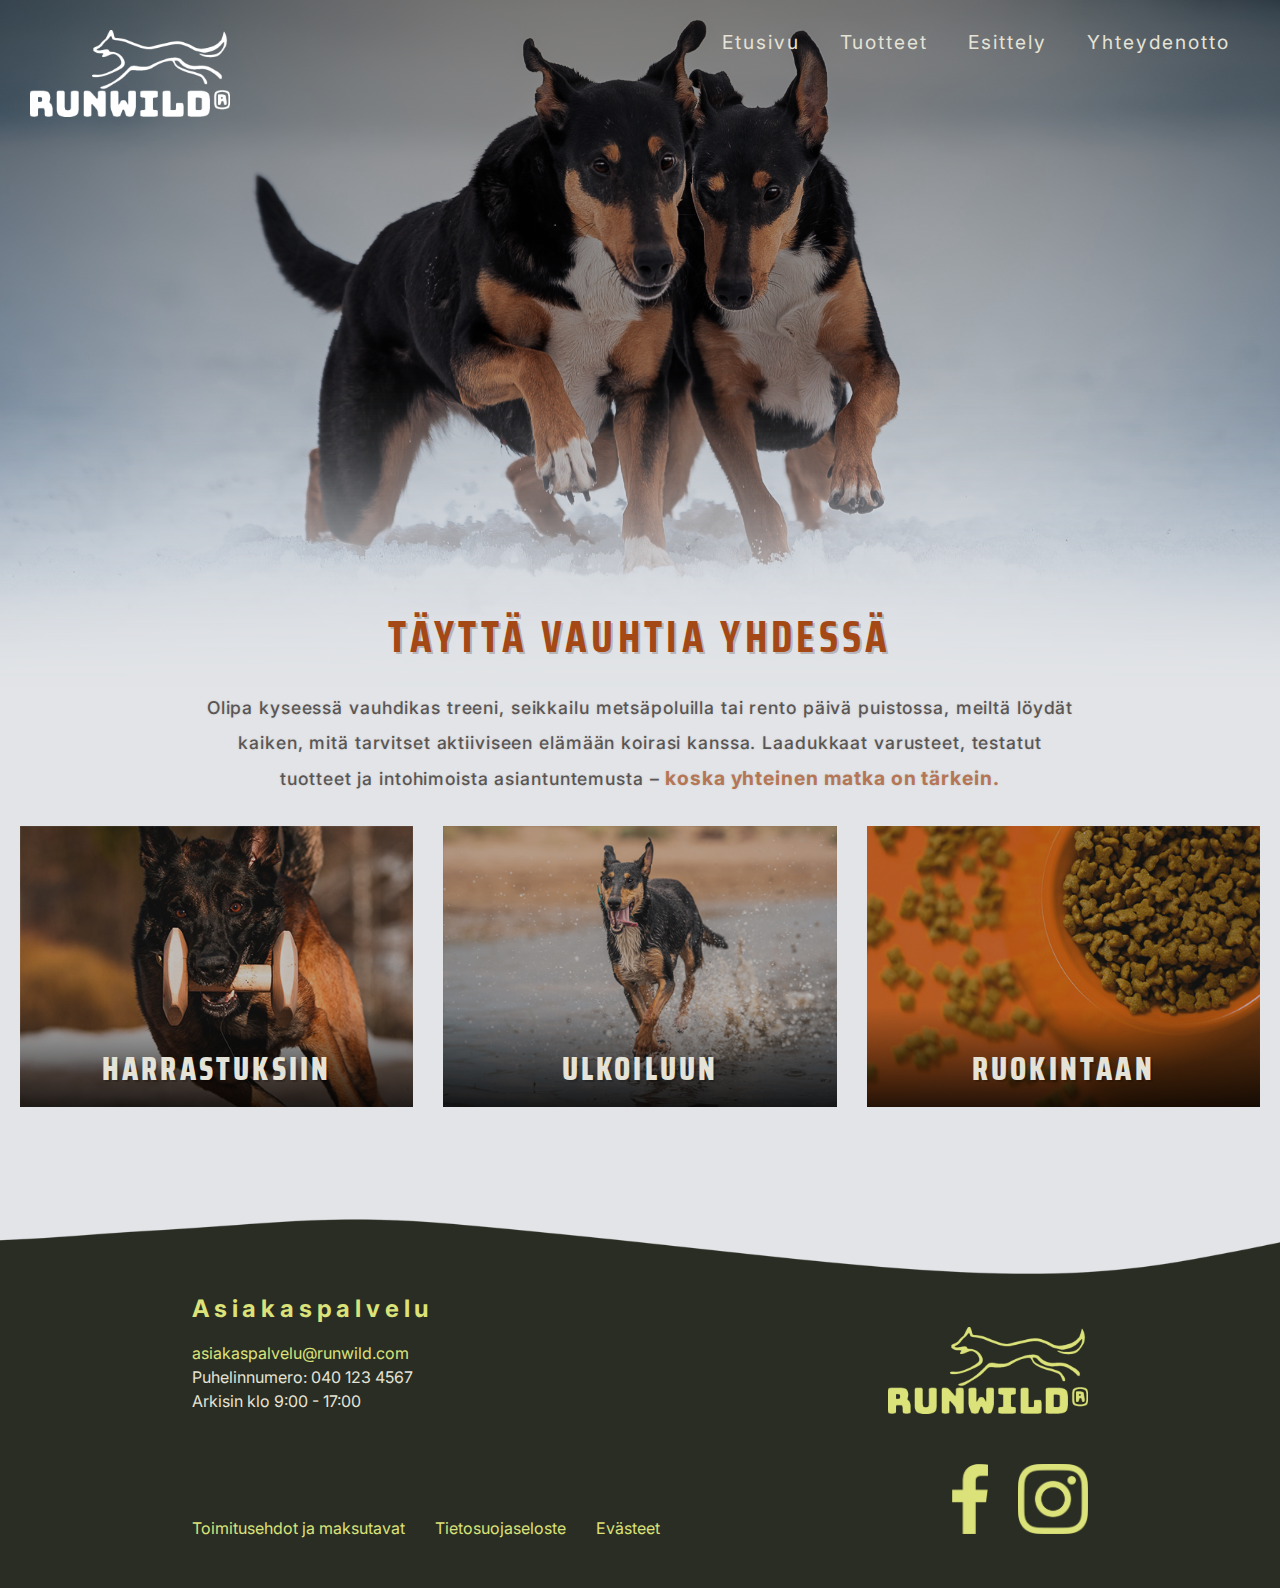
<file: index.html>
<!DOCTYPE html>
<html lang="fi">
<head>
    <meta charset="UTF-8">
    <meta name="viewport" content="width=device-width, initial-scale=1.0">
    <link rel="stylesheet" href="style-aino.css">
    <link rel="stylesheet" href="style-mobiili-aino.css">
    <title>RUNWILD - Täyttä vauhtia yhdessä</title>
    <link rel="stylesheet" href="https://cdnjs.cloudflare.com/ajax/libs/font-awesome/4.7.0/css/font-awesome.min.css">
</head>
<body>

<!-- HEADER SISÄLTÖ ALKAA -->
    <header>
        <div class="logo">
            <a href="index.html"><img src="img/logo-valkoinen.png" alt="Yrityksen logo"></a>
        </div>

        <!-- NAVIGAATTORI -->
        <nav>
            <button class="hamburger-menu" aria-label="Toggle menu">
                &#9776;
            </button>
            <ul>
                <li><a href="index.html">Etusivu</a></li>
                <li><a href="tuotteet.html">Tuotteet</a></li>
                <li><a href="esittely.html">Esittely</a></li>
                <li><a href="yhteydenotto.html">Yhteydenotto</a></li>
                <li class="hide"><a href="#"><img src="img/fb-vihreä.png" alt="Facebook-logo"></a></li>
                <li class="hide"><a href="#"><img src="img/ig-vihreä.png" alt="Instagram-logo"></a></li>
            </ul>
        </nav>
        
    </header>
<!-- HEADER LOPPUU -->


<!-- SISÄLTÖ ALKAA -->
    <section>
        <div class="content">
            <!-- SIVUN PÄÄOTSIKKO -->
            <h2>Täyttä vauhtia yhdessä</h2>

            <p class="teksti">Olipa kyseessä vauhdikas treeni, seikkailu metsäpoluilla tai rento päivä puistossa, meiltä löydät kaiken, mitä tarvitset aktiiviseen elämään koirasi kanssa. Laadukkaat varusteet, testatut tuotteet ja intohimoista asiantuntemusta – <strong>koska yhteinen matka on tärkein.</strong></p>

            <div class="etusivukuvakkeet">
                <div class="pikkukuva">
                    <a href="tuotteet.html"><img src="img/etusivu-kuva1.jpg" alt="Harrastustarvikkeet">
                    <div class="pikkukuva-teksti">Harrastuksiin</div></a>
                </div>
                <div class="pikkukuva">
                    <a href="tuotteet.html"><img src="img/etusivu-kuva2.jpg" alt="Ulkoiluvälineet">
                        <div class="pikkukuva-teksti">Ulkoiluun</div></a>
                </div>
                <div class="pikkukuva">
                    <a href="tuotteet.html"><img src="img/etusivu-kuva3.jpg" alt="Ruokinta">
                        <div class="pikkukuva-teksti">Ruokintaan</div></a>
                </div>
            </div>
        </div>
    </section>
<!-- SISÄLTÖ LOPPUU -->


<!-- ALAPALKKI ALKAA -->
    <footer>
        <div class="yla"></div>

        <div class="bg">
            <div class="content1">
                <div class="asiakaspalvelu">
                    <h1>Asiakaspalvelu</h1>
                    <p><a href="mailto:asiakaspalvelu@runwild.com">asiakaspalvelu@runwild.com</a><br>
                        Puhelinnumero: 040 123 4567<br>
                        Arkisin klo 9:00 - 17:00</p>
                </div>
        
                <div class="logo">
                    <img src="img/logo-vihreä.png" alt="Logo">
                </div>

            </div>
            <div class="content2">
                <div class="linkit">
                    <ul>
                        <li class="link"><a href="toimitusehdot.html">Toimitusehdot ja maksutavat</a></li>
                        <li class="link"><a href="#">Tietosuojaseloste</a></li>
                        <li class="link"><a href="#">Evästeet</a></li>
                    </ul>
                </div>
        
                <div class="some-linkit">
                    <ul>
                        <li><a href="#"><img src="img/fb-vihreä.png" alt="Instagram-logo" class="some"></a></li>
                        <li><a href="#"><img src="img/ig-vihreä.png" alt="Instagram-logo" class="some"></a></li>
                    </ul>
                </div>
            </div>
        </div>
    </footer>
<!-- ALAPALKKI LOPPUU -->


<script>
const hamburgerMenu = document.querySelector('.hamburger-menu');
const navMenu = document.querySelector('nav ul');

hamburgerMenu.addEventListener('click', () => {
    navMenu.classList.toggle('show');
});
</script>
    
</body>
</html>
</file>
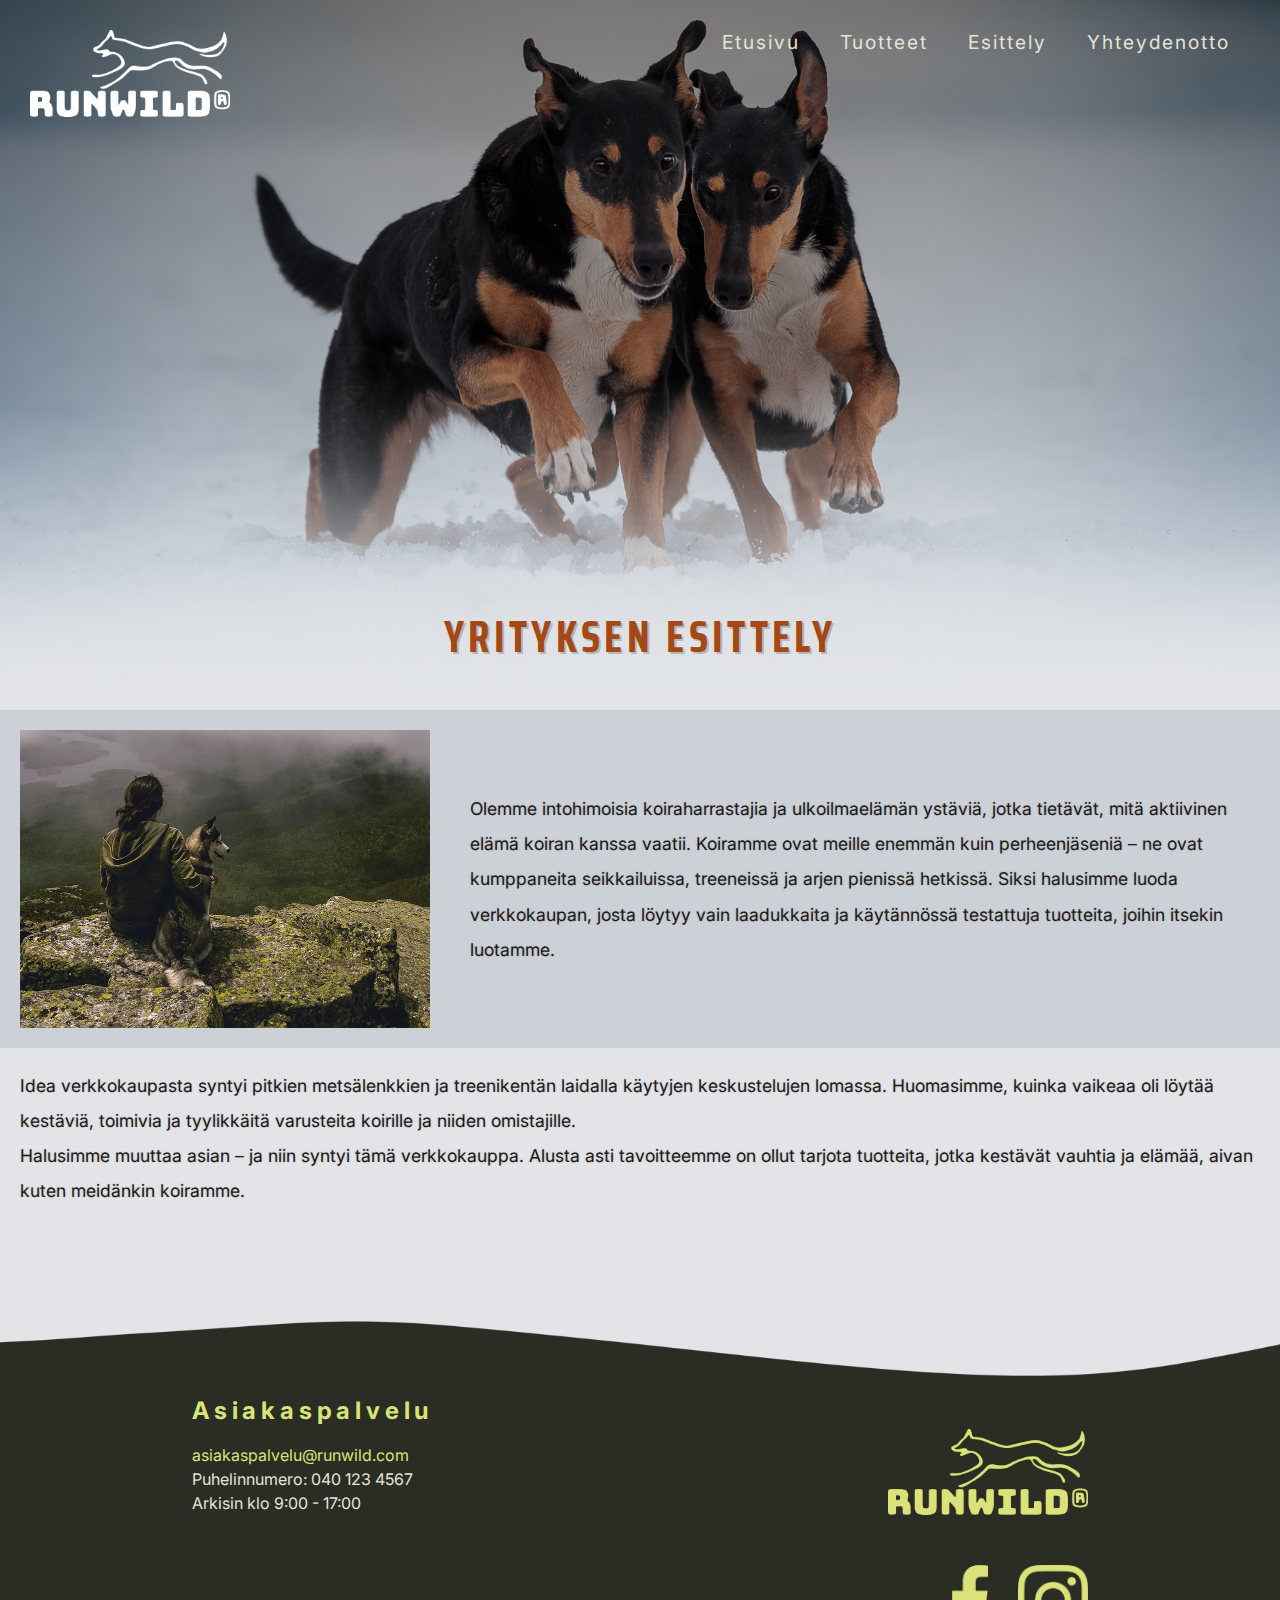
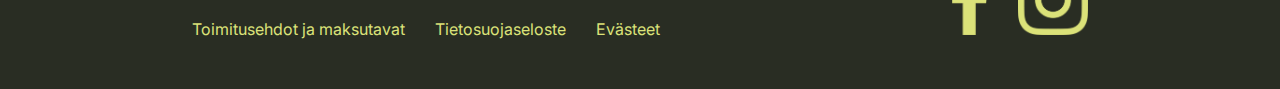
<file: esittely.html>
<!DOCTYPE html>
<html lang="fi">
<head>
    <meta charset="UTF-8">
    <meta name="viewport" content="width=device-width, initial-scale=1.0">
    <link rel="stylesheet" href="style-aino.css">
    <link rel="stylesheet" href="style-mobiili-aino.css">
    <title>RUNWILD - Täyttä vauhtia yhdessä</title>
    <link rel="stylesheet" href="https://cdnjs.cloudflare.com/ajax/libs/font-awesome/4.7.0/css/font-awesome.min.css">
</head>
<body>

<!-- HEADER SISÄLTÖ ALKAA -->
    <header>
        <div class="logo">
            <a href="index.html"><img src="img/logo-valkoinen.png" alt="Yrityksen logo"></a>
        </div>

        <!-- NAVIGAATTORI -->
        <nav>
            <button class="hamburger-menu" aria-label="Toggle menu">
                &#9776;
            </button>
            <ul>
                <li><a href="index.html">Etusivu</a></li>
                <li><a href="tuotteet.html">Tuotteet</a></li>
                <li><a href="esittely.html">Esittely</a></li>
                <li><a href="yhteydenotto.html">Yhteydenotto</a></li>
                <li class="hide"><a href="#"><img src="img/fb-vihreä.png" alt="Facebook-logo"></a></li>
                <li class="hide"><a href="#"><img src="img/ig-vihreä.png" alt="Instagram-logo"></a></li>
            </ul>
        </nav>
        
    </header>
<!-- HEADER LOPPUU -->


<!-- SISÄLTÖ ALKAA -->
    <section>
        <div class="content">
            <!-- SIVUN PÄÄOTSIKKO -->
            <h2>YRITYKSEN ESITTELY</h2>
        </div>

        <div class="content-esittely">
            <img src="img/esittely.jpg" alt="Koira ja ihminen katsovat maisemia alas korkealta kalliolta - parhaat ystävät" class="content-img">
            <div class="content">
            <p>Olemme intohimoisia koiraharrastajia ja ulkoilmaelämän ystäviä, jotka tietävät, mitä aktiivinen elämä koiran kanssa vaatii. Koiramme ovat meille enemmän kuin perheenjäseniä – ne ovat kumppaneita seikkailuissa, treeneissä ja arjen pienissä hetkissä. Siksi halusimme luoda verkkokaupan, josta löytyy vain laadukkaita ja käytännössä testattuja tuotteita, joihin itsekin luotamme.</p>
            </div>
        </div>

        <div class="content">
            <p>Idea verkkokaupasta syntyi pitkien metsälenkkien ja treenikentän laidalla käytyjen keskustelujen lomassa. Huomasimme, kuinka vaikeaa oli löytää kestäviä, toimivia ja tyylikkäitä varusteita koirille ja niiden omistajille.</p>
            
            <p>Halusimme muuttaa asian – ja niin syntyi tämä verkkokauppa. Alusta asti tavoitteemme on ollut tarjota tuotteita, jotka kestävät vauhtia ja elämää, aivan kuten meidänkin koiramme.</p>
        </div>


<!-- sisältö -->

        </div>
    </section>
<!-- SISÄLTÖ LOPPUU -->


<!-- ALAPALKKI ALKAA -->
    <footer>
        <div class="yla"></div>

        <div class="bg">
            <div class="content1">
                <div class="asiakaspalvelu">
                    <h1>Asiakaspalvelu</h1>
                    <p><a href="mailto:asiakaspalvelu@runwild.com">asiakaspalvelu@runwild.com</a><br>
                        Puhelinnumero: 040 123 4567<br>
                        Arkisin klo 9:00 - 17:00</p>
                </div>
        
                <div class="logo">
                    <img src="img/logo-vihreä.png" alt="Logo">
                </div>

            </div>
            <div class="content2">
                <div class="linkit">
                    <ul>
                        <li class="link"><a href="toimitusehdot.html">Toimitusehdot ja maksutavat</a></li>
                        <li class="link"><a href="#">Tietosuojaseloste</a></li>
                        <li class="link"><a href="#">Evästeet</a></li>
                    </ul>
                </div>
        
                <div class="some-linkit">
                    <ul>
                        <li><a href="#"><img src="img/fb-vihreä.png" alt="Instagram-logo" class="some"></a></li>
                        <li><a href="#"><img src="img/ig-vihreä.png" alt="Instagram-logo" class="some"></a></li>
                    </ul>
                </div>
            </div>
        </div>
    </footer>
<!-- ALAPALKKI LOPPUU -->


<script>
const hamburgerMenu = document.querySelector('.hamburger-menu');
const navMenu = document.querySelector('nav ul');

hamburgerMenu.addEventListener('click', () => {
    navMenu.classList.toggle('show');
});
</script>
    
</body>
</html>
</file>
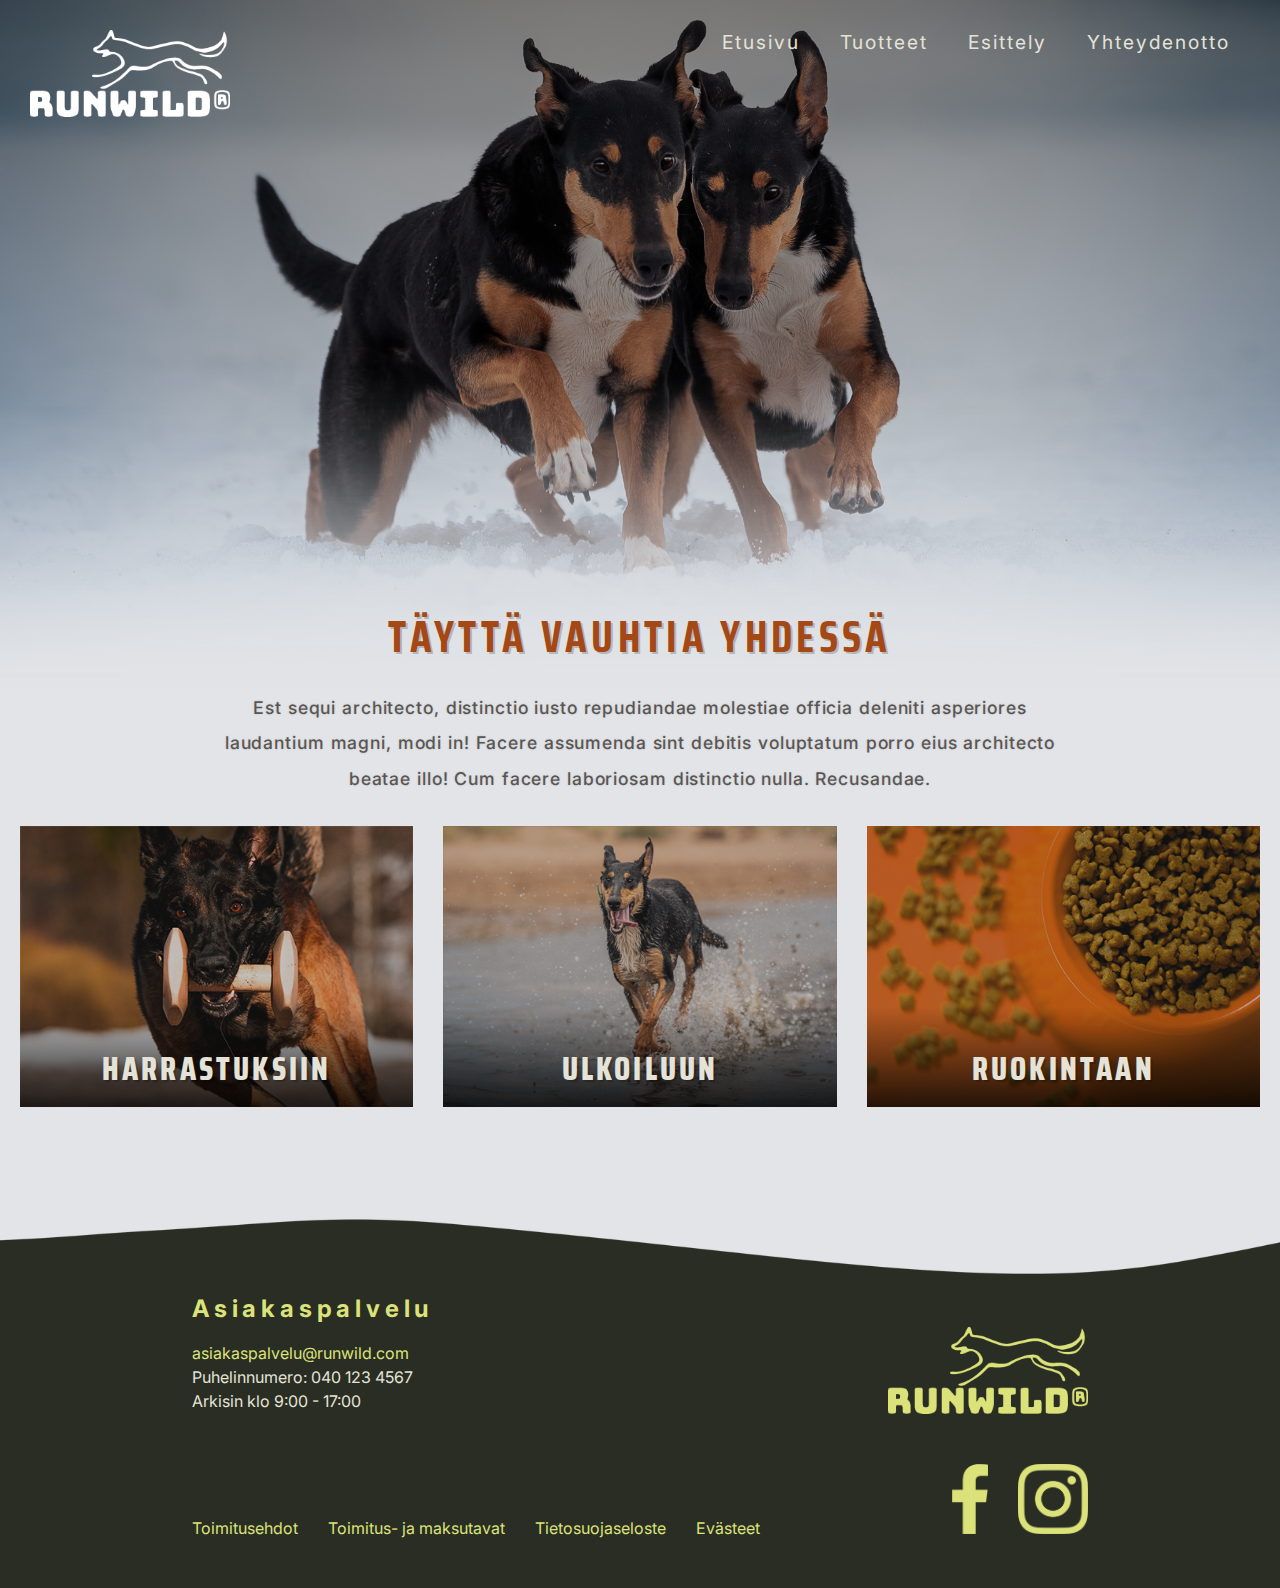
<file: index-ehdotus-aino.html>
<!DOCTYPE html>
<html lang="fi">
<head>
    <meta charset="UTF-8">
    <meta name="viewport" content="width=device-width, initial-scale=1.0">
    <link rel="stylesheet" href="style-aino.css">
    <link rel="stylesheet" href="style-mobiili-aino.css">
    <title>RUNWILD - Täyttä vauhtia yhdessä</title>
    <link rel="stylesheet" href="https://cdnjs.cloudflare.com/ajax/libs/font-awesome/4.7.0/css/font-awesome.min.css">
</head>
<body>

<!-- HEADER SISÄLTÖ ALKAA -->
    <header>
        <div class="logo">
            <a href="index.html"><img src="img/logo-valkoinen.png" alt="Yrityksen logo"></a>
        </div>

        <!-- NAVIGAATTORI -->
        <nav>
            <button class="hamburger-menu" aria-label="Toggle menu">
                &#9776;
            </button>
            <ul>
                <li><a href="index.html">Etusivu</a></li>
                <li><a href="tuotteet.html">Tuotteet</a></li>
                <li><a href="esittely.html">Esittely</a></li>
                <li><a href="yhteydenotto.html">Yhteydenotto</a></li>
                <li class="hide"><a href="#"><img src="img/fb-vihreä.png" alt="Facebook-logo"></a></li>
                <li class="hide"><a href="#"><img src="img/ig-vihreä.png" alt="Instagram-logo"></a></li>
            </ul>
        </nav>
        
    </header>
<!-- HEADER LOPPUU -->


<!-- SISÄLTÖ ALKAA -->
    <section>
        <div class="content">
            <!-- SIVUN PÄÄOTSIKKO -->
            <h2>Täyttä vauhtia yhdessä</h2>

            <p class="teksti">Est sequi architecto, distinctio iusto repudiandae molestiae officia deleniti asperiores laudantium magni, modi in! Facere assumenda sint debitis voluptatum porro eius architecto beatae illo! Cum facere laboriosam distinctio nulla. Recusandae.</p>

            <div class="etusivukuvakkeet">
                <div class="pikkukuva">
                    <a href="tuotteet.html"><img src="img/etusivu-kuva1.jpg" alt="Harrastustarvikkeet">
                    <div class="pikkukuva-teksti">Harrastuksiin</div></a>
                </div>
                <div class="pikkukuva">
                    <a href="tuotteet.html"><img src="img/etusivu-kuva2.jpg" alt="Ulkoiluvälineet">
                        <div class="pikkukuva-teksti">Ulkoiluun</div></a>
                </div>
                <div class="pikkukuva">
                    <a href="tuotteet.html"><img src="img/etusivu-kuva3.jpg" alt="Ruokinta">
                        <div class="pikkukuva-teksti">Ruokintaan</div></a>
                </div>
            </div>
        </div>
    </section>
<!-- SISÄLTÖ LOPPUU -->


<!-- ALAPALKKI ALKAA -->
    <footer>
        <div class="yla"></div>

        <div class="bg">
            <div class="content1">
                <div class="asiakaspalvelu">
                    <h1>Asiakaspalvelu</h1>
                    <p><a href="mailto:asiakaspalvelu@runwild.com">asiakaspalvelu@runwild.com</a><br>
                        Puhelinnumero: 040 123 4567<br>
                        Arkisin klo 9:00 - 17:00</p>
                </div>
        
                <div class="logo">
                    <img src="img/logo-vihreä.png" alt="Logo">
                </div>

            </div>
            <div class="content2">
                <div class="linkit">
                    <ul>
                        <li class="link"><a href="#">Toimitusehdot</a></li>
                        <li class="link"><a href="#">Toimitus- ja maksutavat</a></li>
                        <li class="link"><a href="#">Tietosuojaseloste</a></li>
                        <li class="link"><a href="#">Evästeet</a></li>
                    </ul>
                </div>
        
                <div class="some-linkit">
                    <ul>
                        <li><a href="#"><img src="img/fb-vihreä.png" alt="Instagram-logo" class="some"></a></li>
                        <li><a href="#"><img src="img/ig-vihreä.png" alt="Instagram-logo" class="some"></a></li>
                    </ul>
                </div>
            </div>
        </div>
    </footer>
<!-- ALAPALKKI LOPPUU -->


<script>
const hamburgerMenu = document.querySelector('.hamburger-menu');
const navMenu = document.querySelector('nav ul');

hamburgerMenu.addEventListener('click', () => {
    navMenu.classList.toggle('show');
});
</script>
    
</body>
</html>
</file>
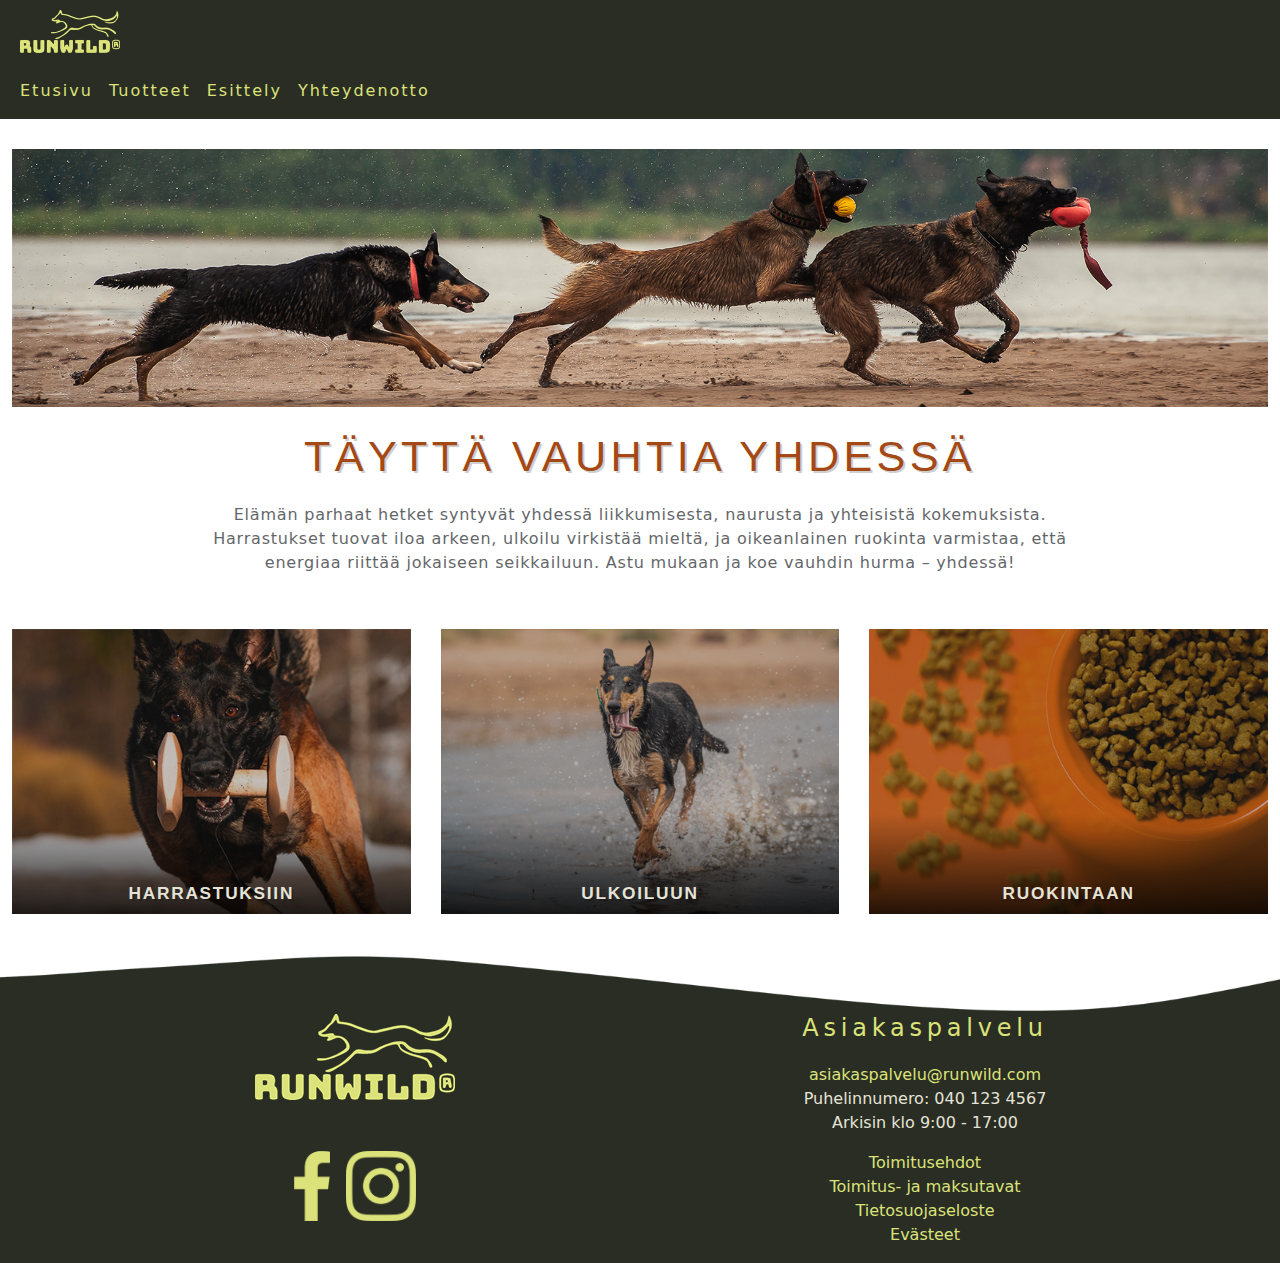
<file: kemppi_index.html>
<!DOCTYPE html>
<html lang="en">
<head>
    <meta charset="UTF-8">
    <meta name="viewport" content="width=device-width, initial-scale=1.0">
    <title>RUNWILD - Täyttä vauhtia yhdessä</title>
    <link rel="stylesheet" href="https://cdnjs.cloudflare.com/ajax/libs/font-awesome/4.7.0/css/font-awesome.min.css">
    <link href="https://cdn.jsdelivr.net/npm/bootstrap@5.3.0-alpha1/dist/css/bootstrap.min.css" rel="stylesheet">
	<link rel="stylesheet" href="kemppi_tyyli.css">
</head>
<body>
    <header>
        <img src="img_kemppi/logo.png" height="43" width="100" alt="Yrityksen logo">
    </header>

    <nav class="navbar navbar-expand-sm navbar-light bg-light sticky-top">
        <div class="container-fluid">
            <button class="navbar-toggler" type="button" data-bs-toggle="collapse" data-bs-target="#navbarNav">
                <span class="navbar-toggler-icon"></span>
            </button>
            <div class="collapse navbar-collapse" id="navbarNav">
                <ul class="navbar-nav">
                    <li class="nav-item"><a class="nav-link" href="#">Etusivu</a></li>
                    <li class="nav-item"><a class="nav-link" href="#">Tuotteet</a></li>
                    <li class="nav-item"><a class="nav-link" href="#">Esittely</a></li>
                    <li class="nav-item"><a class="nav-link" href="#">Yhteydenotto</a></li>
                </ul>
            </div>
        </div>
    </nav>

    <main class="container-fluid">
        <section class="mb-4">
            <img src="img_kemppi/headerimg.png" alt="Kolme koiraa juoksee hiekalla." class="fit-to-screen"><br>
            <h2>Täyttä vauhtia yhdessä</h2>
            <p class="teksti">Elämän parhaat hetket syntyvät yhdessä liikkumisesta, naurusta ja yhteisistä kokemuksista. Harrastukset tuovat iloa arkeen, ulkoilu virkistää mieltä, ja oikeanlainen ruokinta varmistaa, että energiaa riittää jokaiseen seikkailuun. Astu mukaan ja koe vauhdin hurma – yhdessä!</p>
        </section>
        <section class="row text-center">
            <article class="col-md-12">
                <div class="etusivukuvakkeet">
                    <div class="pikkukuva">
                        <a href="#"><img src="img_kemppi/etusivu-kuva1.jpg" alt="Harrastustarvikkeet">
                            <div class="pikkukuva-teksti">Harrastuksiin</div>
                        </a>
                    </div>
                    <div class="pikkukuva">
                        <a href="#"><img src="img_kemppi/etusivu-kuva2.jpg" alt="Ulkoiluvälineet">
                            <div class="pikkukuva-teksti">Ulkoiluun</div>
                        </a>
                    </div>
                    <div class="pikkukuva">
                        <a href="#"><img src="img_kemppi/etusivu-kuva3.jpg" alt="Ruokinta">
                            <div class="pikkukuva-teksti">Ruokintaan</div>
                        </a>
                    </div>
                </div>
            </article>
        </section>
    </main>

    <footer>
        <div class="yla"></div>
        <div class="bg">
            <div class="container">
                <div class="row content1">
                    <div class="col-lg-6 col-md-12 text-center logo">
                        <img src="img_kemppi/logo.png" alt="Logo">
                    </div>
                    <div class="col-lg-6 col-md-12 text-center asiakaspalvelu">
                        <h1>Asiakaspalvelu</h1>
                        <p>
                            <a href="mailto:asiakaspalvelu@runwild.com">asiakaspalvelu@runwild.com</a><br>
                            Puhelinnumero: 040 123 4567<br>
                            Arkisin klo 9:00 - 17:00
                        </p>
                    </div>
                </div>
                <div class="row content2">
                    <div class="col-lg-6 col-md-12 text-center some-linkit">
                        <ul class="list-unstyled d-flex justify-content-center gap-3">
                            <li><a href="#"><img src="img_kemppi/fb-green.png" alt="Facebook-logo" class="some"></a></li>
                            <li><a href="#"><img src="img_kemppi/ig-green.png" alt="Instagram-logo" class="some"></a></li>
                        </ul>
                    </div>
                    <div class="col-lg-6 col-md-12 text-center linkit">
                        <ul class="list-unstyled">
                            <li><a href="#">Toimitusehdot</a></li>
                            <li><a href="#">Toimitus- ja maksutavat</a></li>
                            <li><a href="#">Tietosuojaseloste</a></li>
                            <li><a href="#">Evästeet</a></li>
                        </ul>
                    </div>
                </div>
            </div>
        </div>
    </footer>

    <script src="https://cdn.jsdelivr.net/npm/bootstrap@5.3.0-alpha1/dist/js/bootstrap.bundle.min.js"></script>
</body>
</html>
</file>
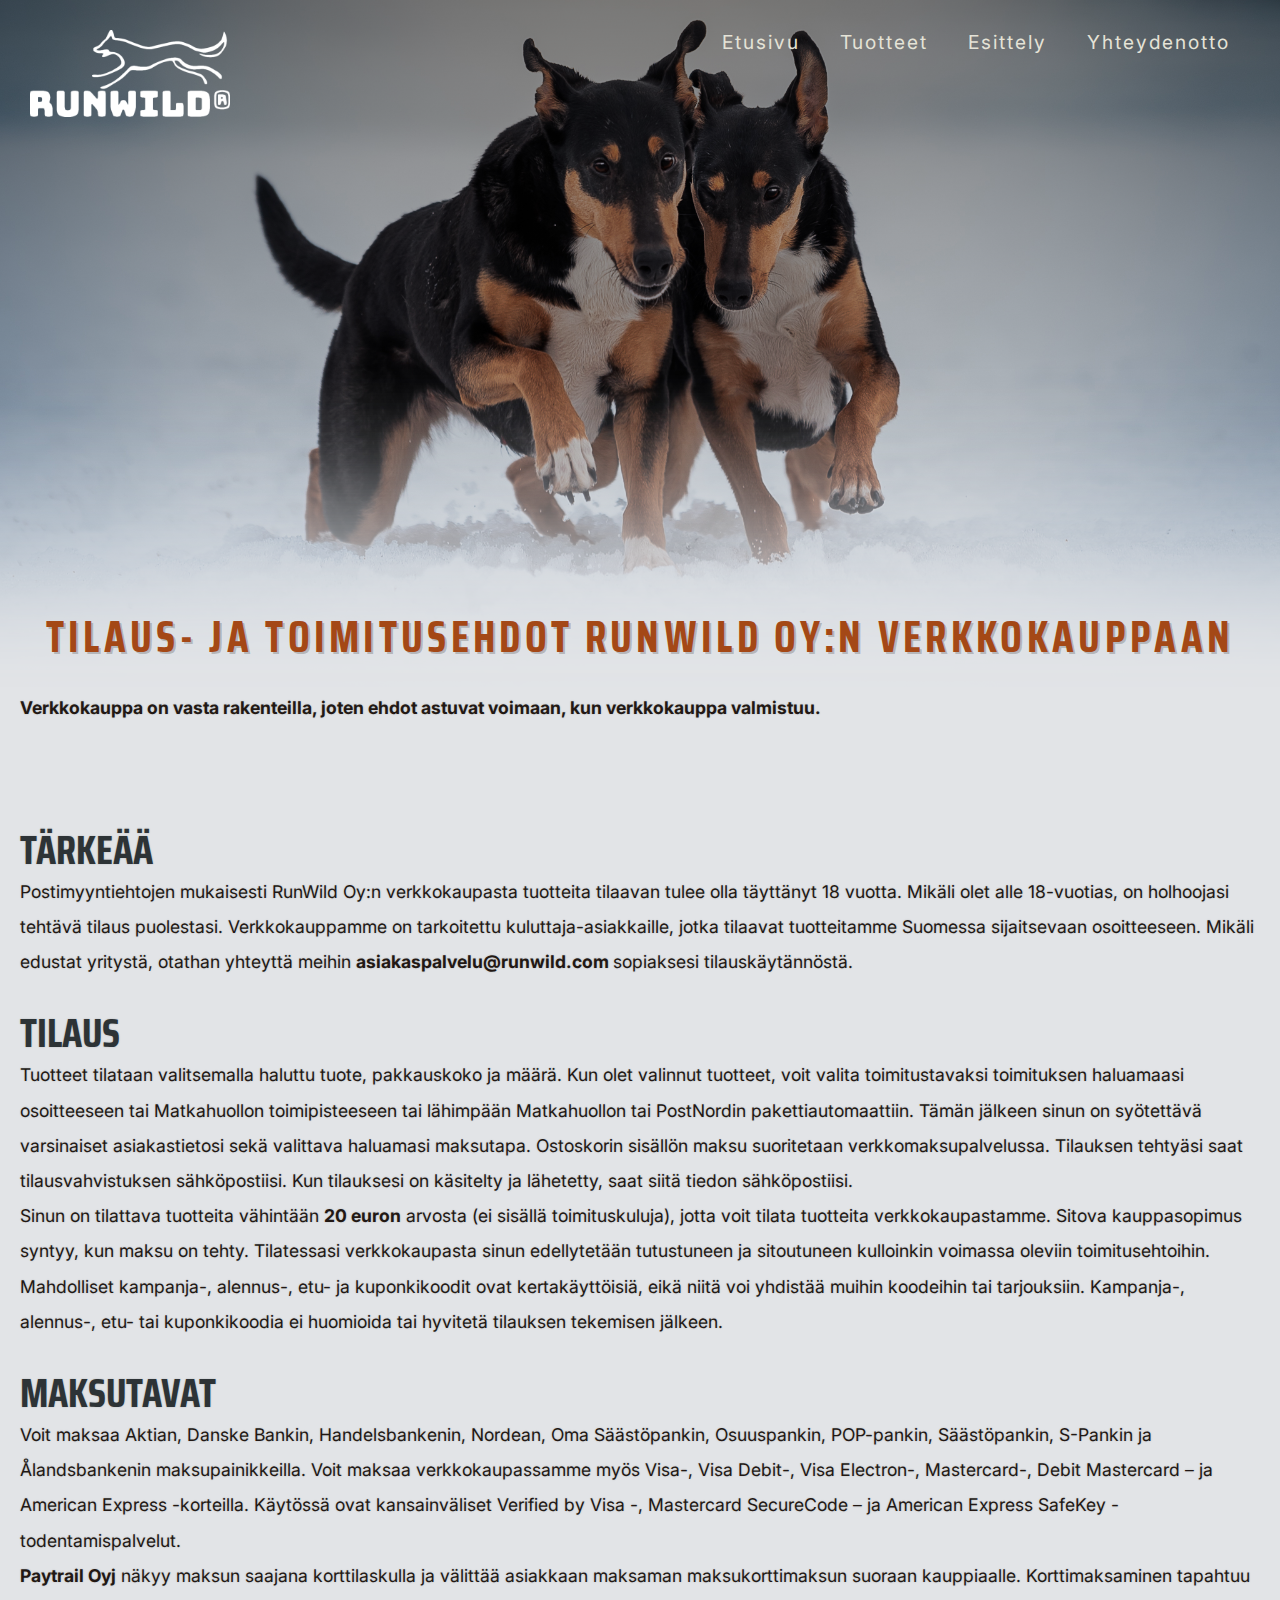
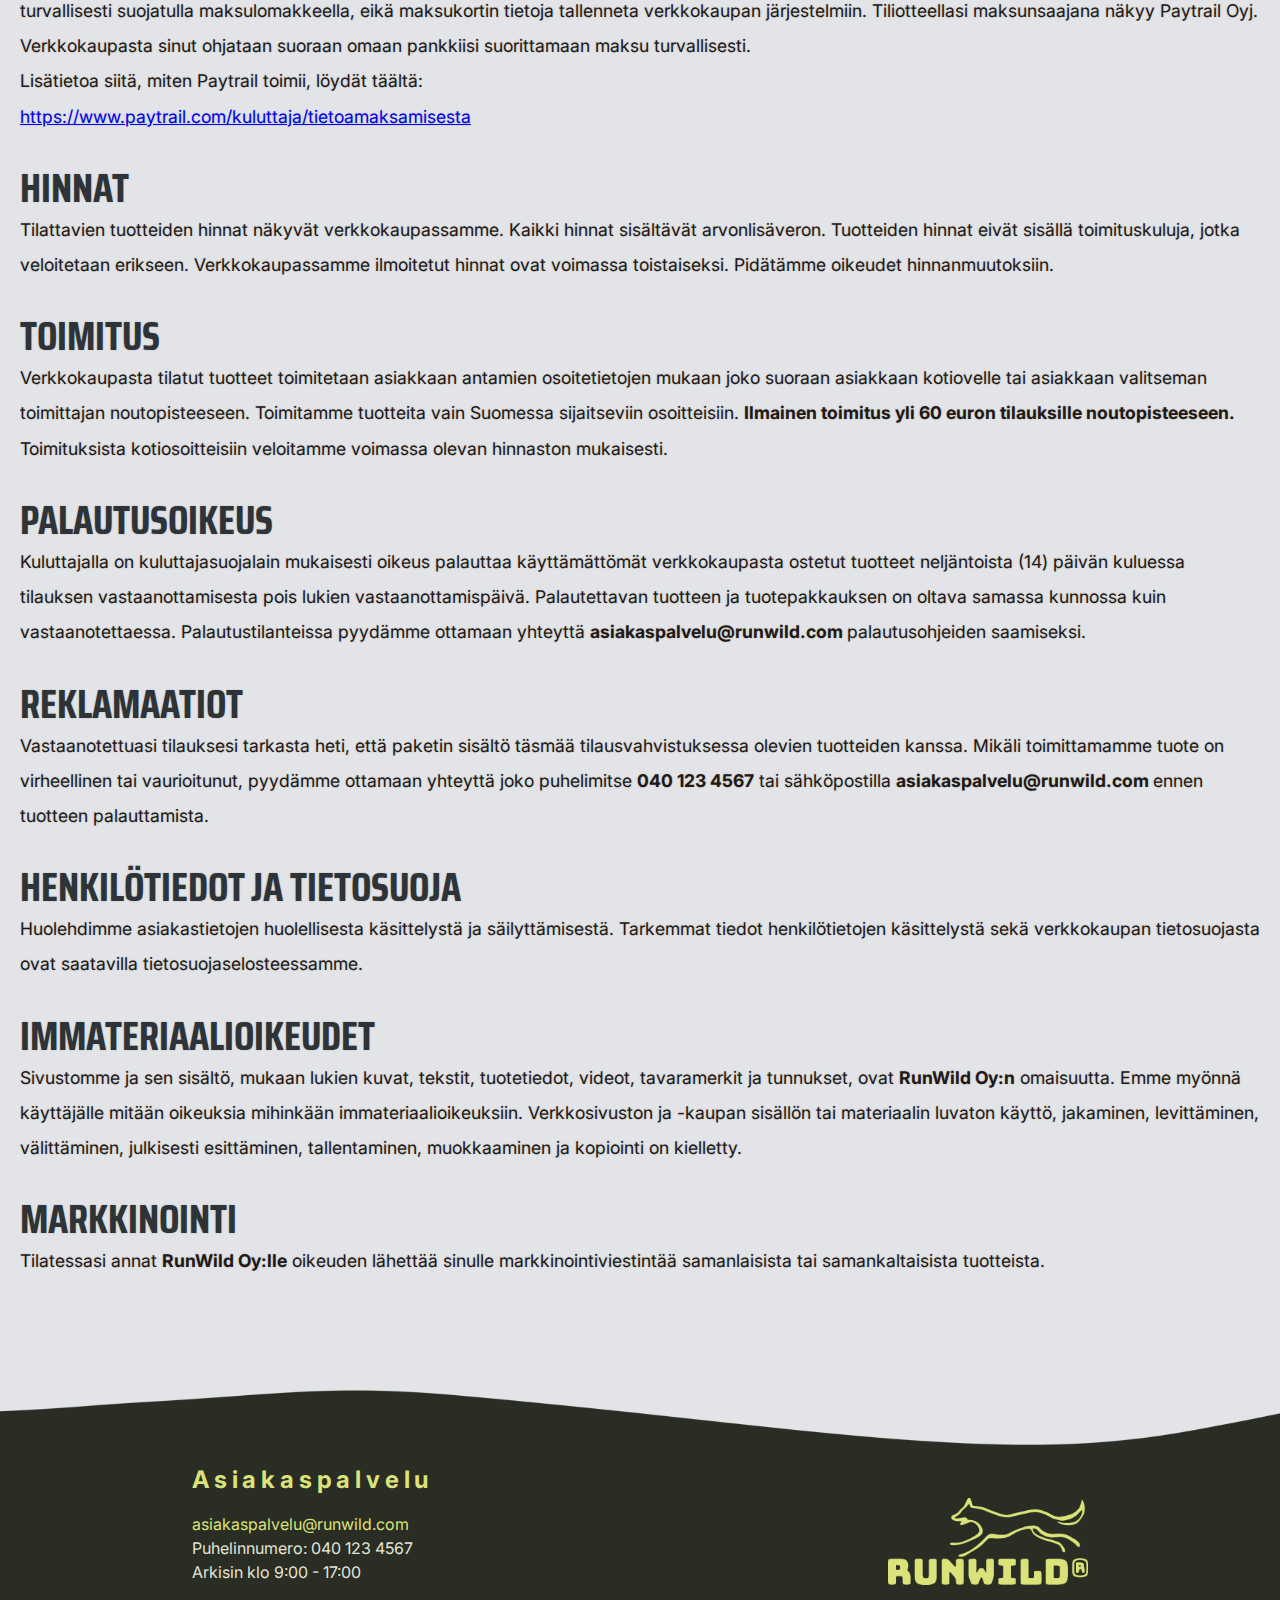
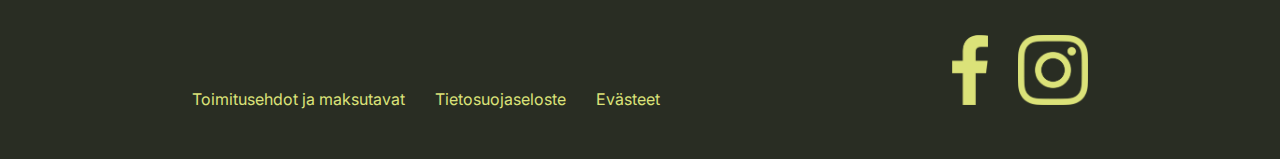
<file: toimitusehdot.html>
<!DOCTYPE html>
<html lang="fi">
<head>
    <meta charset="UTF-8">
    <meta name="viewport" content="width=device-width, initial-scale=1.0">
    <link rel="stylesheet" href="style-aino.css">
    <link rel="stylesheet" href="style-mobiili-aino.css">
    <title>RUNWILD - Täyttä vauhtia yhdessä</title>
    <link rel="stylesheet" href="https://cdnjs.cloudflare.com/ajax/libs/font-awesome/4.7.0/css/font-awesome.min.css">
</head>
<body>

<!-- HEADER SISÄLTÖ ALKAA -->
    <header>
        <div class="logo">
            <a href="index.html"><img src="img/logo-valkoinen.png" alt="Yrityksen logo"></a>
        </div>

        <!-- NAVIGAATTORI -->
        <nav>
            <button class="hamburger-menu" aria-label="Toggle menu">
                &#9776;
            </button>
            <ul>
                <li><a href="index.html">Etusivu</a></li>
                <li><a href="tuotteet.html">Tuotteet</a></li>
                <li><a href="esittely.html">Esittely</a></li>
                <li><a href="yhteydenotto.html">Yhteydenotto</a></li>
                <li class="hide"><a href="#"><img src="img/fb-vihreä.png" alt="Facebook-logo"></a></li>
                <li class="hide"><a href="#"><img src="img/ig-vihreä.png" alt="Instagram-logo"></a></li>
            </ul>
        </nav>
        
    </header>
<!-- HEADER LOPPUU -->


<!-- SISÄLTÖ ALKAA -->
    <section>
        <div class="content">
            <!-- SIVUN PÄÄOTSIKKO -->
<h2 >Tilaus- ja toimitusehdot RunWild Oy:n verkkokauppaan</h2 >
<h4 >Verkkokauppa on vasta rakenteilla, joten ehdot astuvat voimaan, kun verkkokauppa valmistuu.</h4 >
<br><br>
<h3 >Tärkeää</h3 >
<p>Postimyyntiehtojen mukaisesti RunWild Oy:n verkkokaupasta tuotteita tilaavan tulee olla täyttänyt 18 vuotta. Mikäli olet alle 18-vuotias, on holhoojasi tehtävä tilaus puolestasi. Verkkokauppamme on tarkoitettu kuluttaja-asiakkaille, jotka tilaavat tuotteitamme Suomessa sijaitsevaan osoitteeseen. Mikäli edustat yritystä, otathan yhteyttä meihin <strong>asiakaspalvelu@runwild.com </strong> sopiaksesi tilauskäytännöstä.</p>

<h3 >Tilaus</h3 >
<p>Tuotteet tilataan valitsemalla haluttu tuote, pakkauskoko ja määrä. Kun olet valinnut tuotteet, voit valita toimitustavaksi toimituksen haluamaasi osoitteeseen tai Matkahuollon toimipisteeseen tai lähimpään Matkahuollon tai PostNordin pakettiautomaattiin. Tämän jälkeen sinun on syötettävä varsinaiset asiakastietosi sekä valittava haluamasi maksutapa. Ostoskorin sisällön maksu suoritetaan verkkomaksupalvelussa. Tilauksen tehtyäsi saat tilausvahvistuksen sähköpostiisi. Kun tilauksesi on käsitelty ja lähetetty, saat siitä tiedon sähköpostiisi.</p>

<p>Sinun on tilattava tuotteita vähintään <strong>20 euron</strong> arvosta (ei sisällä toimituskuluja), jotta voit tilata tuotteita verkkokaupastamme. Sitova kauppasopimus syntyy, kun maksu on tehty. Tilatessasi verkkokaupasta sinun edellytetään tutustuneen ja sitoutuneen kulloinkin voimassa oleviin toimitusehtoihin.</p>

<p>Mahdolliset kampanja-, alennus-, etu- ja kuponkikoodit ovat kertakäyttöisiä, eikä niitä voi yhdistää muihin koodeihin tai tarjouksiin. Kampanja-, alennus-, etu- tai kuponkikoodia ei huomioida tai hyvitetä tilauksen tekemisen jälkeen.</p>

<h3 >Maksutavat</h3 >
<p>Voit maksaa Aktian, Danske Bankin, Handelsbankenin, Nordean, Oma Säästöpankin, Osuuspankin, POP-pankin, Säästöpankin, S-Pankin ja Ålandsbankenin maksupainikkeilla. Voit maksaa verkkokaupassamme myös Visa-, Visa Debit-, Visa Electron-, Mastercard-, Debit Mastercard – ja American Express -korteilla. Käytössä ovat kansainväliset Verified by Visa -, Mastercard SecureCode – ja American Express SafeKey -todentamispalvelut.</p>

<p><strong>Paytrail Oyj</strong> näkyy maksun saajana korttilaskulla ja välittää asiakkaan maksaman maksukorttimaksun suoraan kauppiaalle. Korttimaksaminen tapahtuu turvallisesti suojatulla maksulomakkeella, eikä maksukortin tietoja tallenneta verkkokaupan järjestelmiin. Tiliotteellasi maksunsaajana näkyy Paytrail Oyj. Verkkokaupasta sinut ohjataan suoraan omaan pankkiisi suorittamaan maksu turvallisesti.</p>

<p>Lisätietoa siitä, miten Paytrail toimii, löydät täältä:</p>
<p><a href="https://www.paytrail.com/kuluttaja/tietoamaksamisesta">https://www.paytrail.com/kuluttaja/tietoamaksamisesta</a></p>

<h3 >Hinnat</h3 >
<p>Tilattavien tuotteiden hinnat näkyvät verkkokaupassamme. Kaikki hinnat sisältävät arvonlisäveron. Tuotteiden hinnat eivät sisällä toimituskuluja, jotka veloitetaan erikseen. Verkkokaupassamme ilmoitetut hinnat ovat voimassa toistaiseksi. Pidätämme oikeudet hinnanmuutoksiin.</p>

<h3 >Toimitus</h3 >
<p>Verkkokaupasta tilatut tuotteet toimitetaan asiakkaan antamien osoitetietojen mukaan joko suoraan asiakkaan kotiovelle tai asiakkaan valitseman toimittajan noutopisteeseen. Toimitamme tuotteita vain Suomessa sijaitseviin osoitteisiin. <strong>Ilmainen toimitus yli 60 euron tilauksille noutopisteeseen.</strong> Toimituksista kotiosoitteisiin veloitamme voimassa olevan hinnaston mukaisesti.</p>

<h3 >Palautusoikeus</h3 >
<p>Kuluttajalla on kuluttajasuojalain mukaisesti oikeus palauttaa käyttämättömät verkkokaupasta ostetut tuotteet neljäntoista (14) päivän kuluessa tilauksen vastaanottamisesta pois lukien vastaanottamispäivä. Palautettavan tuotteen ja tuotepakkauksen on oltava samassa kunnossa kuin vastaanotettaessa. Palautustilanteissa pyydämme ottamaan yhteyttä <strong>asiakaspalvelu@runwild.com </strong> palautusohjeiden saamiseksi.</p>

<h3 >Reklamaatiot</h3 >
<p>Vastaanotettuasi tilauksesi tarkasta heti, että paketin sisältö täsmää tilausvahvistuksessa olevien tuotteiden kanssa. Mikäli toimittamamme tuote on virheellinen tai vaurioitunut, pyydämme ottamaan yhteyttä joko puhelimitse <strong>040 123 4567</strong> tai sähköpostilla <strong>asiakaspalvelu@runwild.com </strong> ennen tuotteen palauttamista.</p>

<h3 >Henkilötiedot ja tietosuoja</h3 >
<p>Huolehdimme asiakastietojen huolellisesta käsittelystä ja säilyttämisestä. Tarkemmat tiedot henkilötietojen käsittelystä sekä verkkokaupan tietosuojasta ovat saatavilla tietosuojaselosteessamme.</p>

<h3 >Immateriaalioikeudet</h3 >
<p>Sivustomme ja sen sisältö, mukaan lukien kuvat, tekstit, tuotetiedot, videot, tavaramerkit ja tunnukset, ovat <strong>RunWild Oy:n</strong> omaisuutta. Emme myönnä käyttäjälle mitään oikeuksia mihinkään immateriaalioikeuksiin. Verkkosivuston ja -kaupan sisällön tai materiaalin luvaton käyttö, jakaminen, levittäminen, välittäminen, julkisesti esittäminen, tallentaminen, muokkaaminen ja kopiointi on kielletty.</p>

<h3 >Markkinointi</h3 >
<p>Tilatessasi annat <strong>RunWild Oy:lle</strong> oikeuden lähettää sinulle markkinointiviestintää samanlaisista tai samankaltaisista tuotteista.</p>

        </div>
    </section>
<!-- SISÄLTÖ LOPPUU -->


<!-- ALAPALKKI ALKAA -->
    <footer>
        <div class="yla"></div>

        <div class="bg">
            <div class="content1">
                <div class="asiakaspalvelu">
                    <h1>Asiakaspalvelu</h1>
                    <p><a href="mailto:asiakaspalvelu@runwild.com">asiakaspalvelu@runwild.com</a><br>
                        Puhelinnumero: 040 123 4567<br>
                        Arkisin klo 9:00 - 17:00</p>
                </div>
        
                <div class="logo">
                    <img src="img/logo-vihreä.png" alt="Logo">
                </div>

            </div>
            <div class="content2">
                <div class="linkit">
                    <ul>
                        <li class="link"><a href="toimitusehdot.html">Toimitusehdot ja maksutavat</a></li>
                        <li class="link"><a href="#">Tietosuojaseloste</a></li>
                        <li class="link"><a href="#">Evästeet</a></li>
                    </ul>
                </div>
        
                <div class="some-linkit">
                    <ul>
                        <li><a href="#"><img src="img/fb-vihreä.png" alt="Instagram-logo" class="some"></a></li>
                        <li><a href="#"><img src="img/ig-vihreä.png" alt="Instagram-logo" class="some"></a></li>
                    </ul>
                </div>
            </div>
        </div>
    </footer>
<!-- ALAPALKKI LOPPUU -->


<script>
const hamburgerMenu = document.querySelector('.hamburger-menu');
const navMenu = document.querySelector('nav ul');

hamburgerMenu.addEventListener('click', () => {
    navMenu.classList.toggle('show');
});
</script>
    
</body>
</html>
</file>
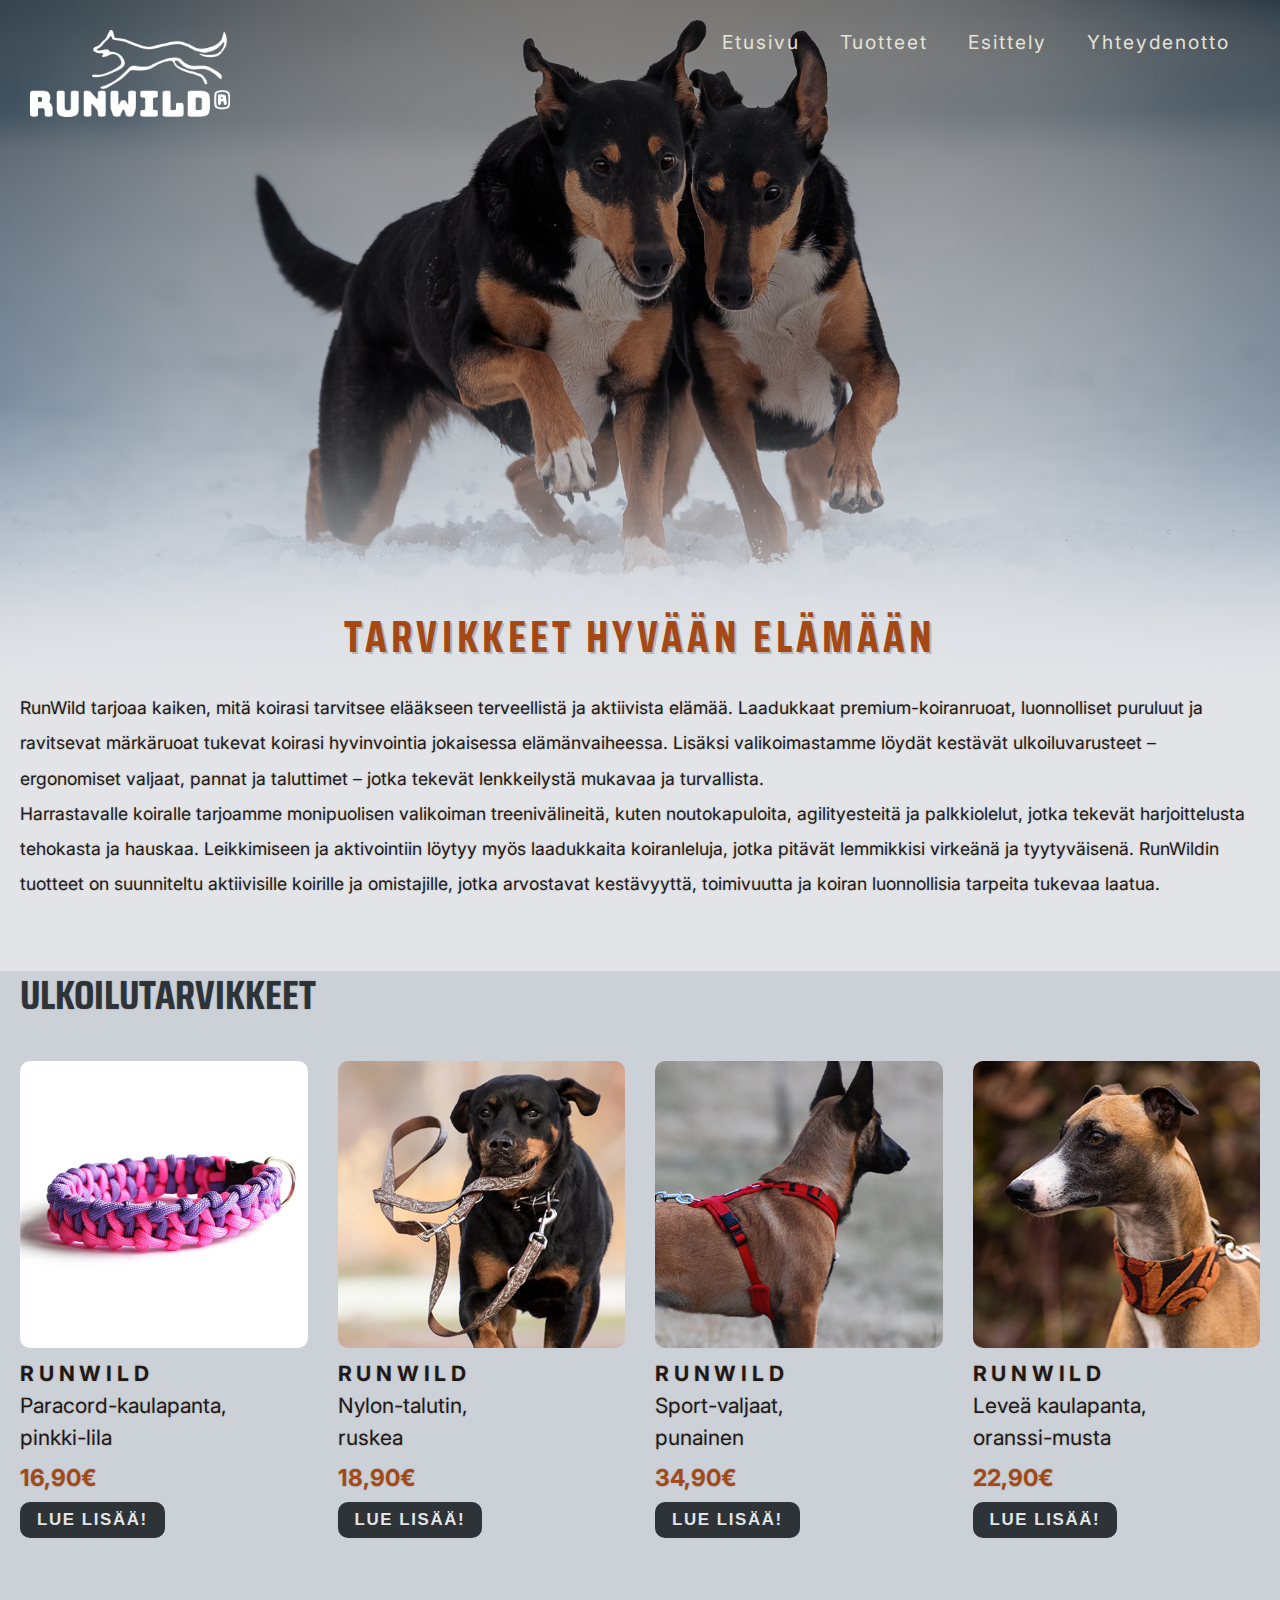
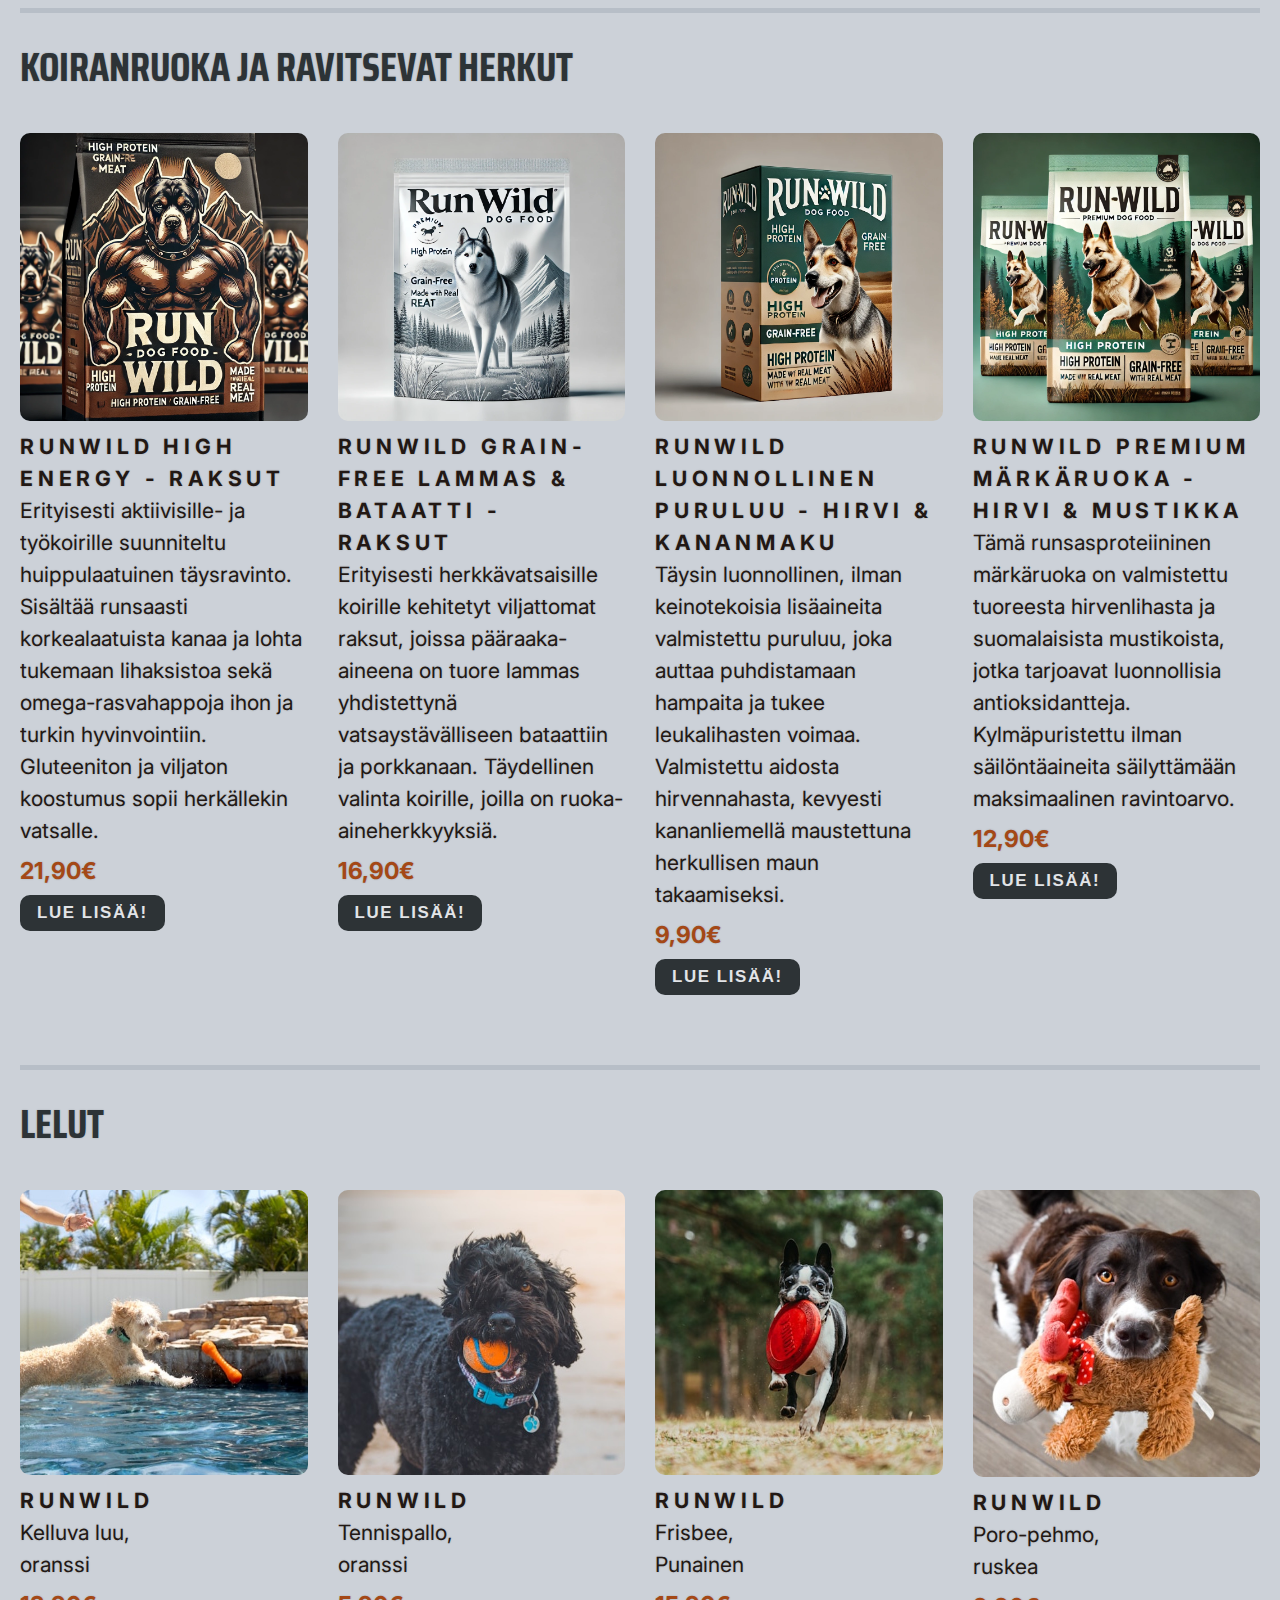
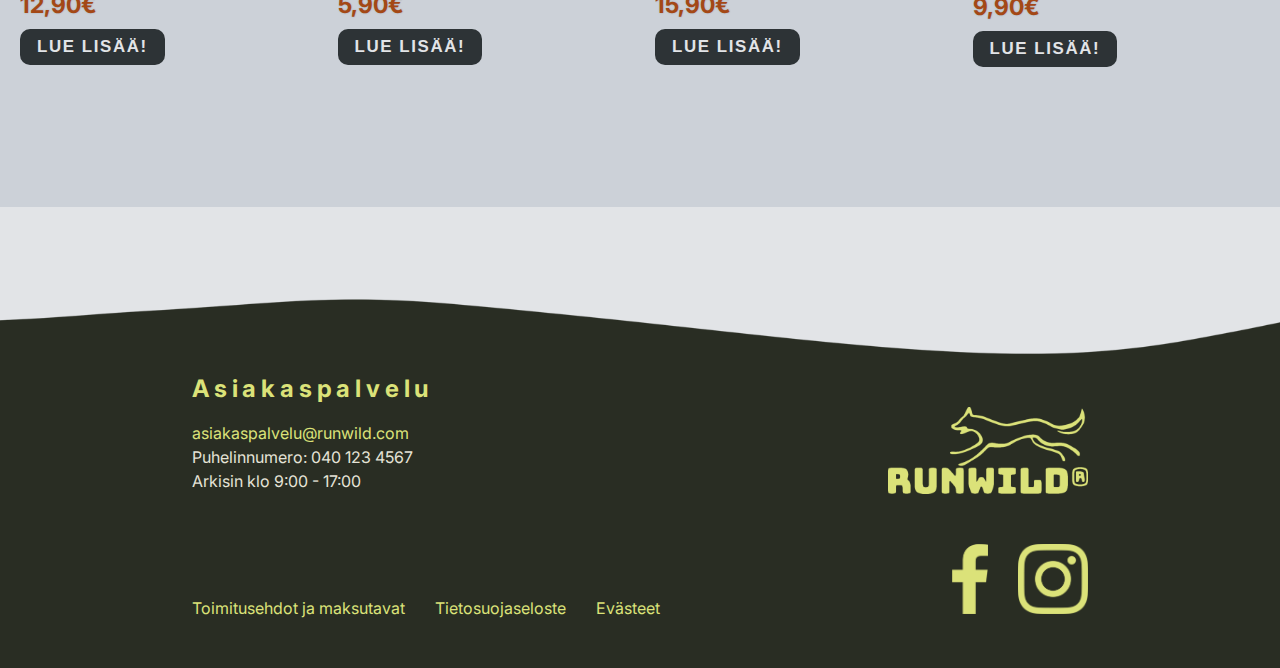
<file: tuotteet.html>
<!DOCTYPE html>
<html lang="fi">
<head>
    <meta charset="UTF-8">
    <meta name="viewport" content="width=device-width, initial-scale=1.0">
    <link rel="stylesheet" href="style-aino.css">
    <link rel="stylesheet" href="style-mobiili-aino.css">
    <title>RUNWILD - Täyttä vauhtia yhdessä</title>
    <link rel="stylesheet" href="https://cdnjs.cloudflare.com/ajax/libs/font-awesome/4.7.0/css/font-awesome.min.css">
</head>
<body>

<!-- HEADER SISÄLTÖ ALKAA -->
    <header>
        <div class="logo">
            <a href="index.html"><img src="img/logo-valkoinen.png" alt="Yrityksen logo"></a>
        </div>

        <!-- NAVIGAATTORI -->
        <nav>
            <button class="hamburger-menu" aria-label="Toggle menu">
                &#9776;
            </button>
            <ul>
                <li><a href="index.html">Etusivu</a></li>
                <li><a href="tuotteet.html">Tuotteet</a></li>
                <li><a href="esittely.html">Esittely</a></li>
                <li><a href="yhteydenotto.html">Yhteydenotto</a></li>
                <li class="hide"><a href="#"><img src="img/fb-vihreä.png" alt="Facebook-logo"></a></li>
                <li class="hide"><a href="#"><img src="img/ig-vihreä.png" alt="Instagram-logo"></a></li>
            </ul>
        </nav>
        
    </header>
<!-- HEADER LOPPUU -->


<!-- SISÄLTÖ ALKAA -->
    <section>
        <div class="content">
            <!-- SIVUN PÄÄOTSIKKO -->
            <h2>Tarvikkeet hyvään elämään</h2>

            <p>RunWild tarjoaa kaiken, mitä koirasi tarvitsee elääkseen terveellistä ja aktiivista elämää. Laadukkaat premium-koiranruoat, luonnolliset puruluut ja ravitsevat märkäruoat tukevat koirasi hyvinvointia jokaisessa elämänvaiheessa. Lisäksi valikoimastamme löydät kestävät ulkoiluvarusteet – ergonomiset valjaat, pannat ja taluttimet – jotka tekevät lenkkeilystä mukavaa ja turvallista.</p>
            <p>Harrastavalle koiralle tarjoamme monipuolisen valikoiman treenivälineitä, kuten noutokapuloita, agilityesteitä ja palkkiolelut, jotka tekevät harjoittelusta tehokasta ja hauskaa. Leikkimiseen ja aktivointiin löytyy myös laadukkaita koiranleluja, jotka pitävät lemmikkisi virkeänä ja tyytyväisenä. RunWildin tuotteet on suunniteltu aktiivisille koirille ja omistajille, jotka arvostavat kestävyyttä, toimivuutta ja koiran luonnollisia tarpeita tukevaa laatua.</p>
        </div>

        <div class="content-full-tuotteet">
            <div class="content">
            <h3>Ulkoilutarvikkeet</h3>
            <div class="tuotekuvakkeet">
                <div class="tuotekuva">
                    <a href="#"><img src="img/tuotekuva1.jpg" alt="Harrastustarvikkeet"></a>
                    <div class="tuotekuva-teksti">
                        <strong>Runwild</strong><br>
                        Paracord-kaulapanta,<br>
                        pinkki-lila<br>
                        <span class="hinta">16,90€</span><br>
                        <a href="#"><button class="tuotenappi">Lue lisää!</button></a>
                    </div>
                </div>
                <div class="tuotekuva">
                    <a href="#"><img src="img/tuotekuva2.jpg" alt="Harrastustarvikkeet"></a>
                    <div class="tuotekuva-teksti">
                        <strong>Runwild</strong><br>
                        Nylon-talutin,<br>
                        ruskea<br>
                        <span class="hinta">18,90€</span><br>
                        <a href="#"><button class="tuotenappi">Lue lisää!</button></a>
                    </div>
                </div>
                <div class="tuotekuva">
                    <a href="#"><img src="img/tuotekuva3.jpg" alt="Harrastustarvikkeet"></a>
                    <div class="tuotekuva-teksti">
                        <strong>Runwild</strong><br>
                        Sport-valjaat,<br>
                        punainen<br>
                        <span class="hinta">34,90€</span><br>
                        <a href="#"><button class="tuotenappi">Lue lisää!</button></a>
                    </div>
                </div>
                <div class="tuotekuva">
                    <a href="#"><img src="img/tuotekuva4.jpg" alt="Harrastustarvikkeet"></a>
                    <div class="tuotekuva-teksti">
                        <strong>Runwild</strong><br>
                        Leveä kaulapanta,<br>
                        oranssi-musta<br>
                        <span class="hinta">22,90€</span><br>
                        <a href="#"><button class="tuotenappi">Lue lisää!</button></a>
                    </div>
                </div>
            </div>


            <h3>Koiranruoka ja ravitsevat herkut</h3>
            <div class="tuotekuvakkeet">
                <div class="tuotekuva">
                    <a href="#"><img src="img/ruoka1.png" alt="Harrastustarvikkeet"></a>
                    <div class="tuotekuva-teksti">
                        <strong>RunWild High Energy - raksut</strong><br>
                        Erityisesti aktiivisille- ja työkoirille suunniteltu huippulaatuinen täysravinto. Sisältää runsaasti korkealaatuista kanaa ja lohta tukemaan lihaksistoa sekä omega-rasvahappoja ihon ja turkin hyvinvointiin. Gluteeniton ja viljaton koostumus sopii herkällekin vatsalle.
                        <br>
                        <span class="hinta">21,90€</span><br>
                        <a href="#"><button class="tuotenappi">Lue lisää!</button></a>
                    </div>
                </div>
                <div class="tuotekuva">
                    <a href="#"><img src="img/ruoka2.png" alt="Harrastustarvikkeet"></a>
                    <div class="tuotekuva-teksti">
                        <strong>RunWild Grain-Free Lammas & Bataatti - raksut</strong><br>
                        Erityisesti herkkävatsaisille koirille kehitetyt viljattomat raksut, joissa pääraaka-aineena on tuore lammas yhdistettynä vatsaystävälliseen bataattiin ja porkkanaan. Täydellinen valinta koirille, joilla on ruoka-aineherkkyyksiä.
                        <br>
                        <span class="hinta">16,90€</span><br>
                        <a href="#"><button class="tuotenappi">Lue lisää!</button></a>
                    </div>
                </div>
                <div class="tuotekuva">
                    <a href="#"><img src="img/ruoka3.png" alt="Harrastustarvikkeet"></a>
                    <div class="tuotekuva-teksti">
                        <strong>RunWild Luonnollinen Puruluu - Hirvi & Kananmaku</strong><br>
                        Täysin luonnollinen, ilman keinotekoisia lisäaineita valmistettu puruluu, joka auttaa puhdistamaan hampaita ja tukee leukalihasten voimaa. Valmistettu aidosta hirvennahasta, kevyesti kananliemellä maustettuna herkullisen maun takaamiseksi.
                        <br>
                        <span class="hinta">9,90€</span><br>
                        <a href="#"><button class="tuotenappi">Lue lisää!</button></a>
                    </div>
                </div>
                <div class="tuotekuva">
                    <a href="#"><img src="img/ruoka4.png" alt="Harrastustarvikkeet"></a>
                    <div class="tuotekuva-teksti">
                        <strong> RunWild Premium Märkäruoka - Hirvi & Mustikka</strong><br>
                        Tämä runsasproteiininen märkäruoka on valmistettu tuoreesta hirvenlihasta ja suomalaisista mustikoista, jotka tarjoavat luonnollisia antioksidantteja. Kylmäpuristettu ilman säilöntäaineita säilyttämään maksimaalinen ravintoarvo.
                        <br>
                        <span class="hinta">12,90€</span><br>
                        <a href="#"><button class="tuotenappi">Lue lisää!</button></a>
                    </div>
                </div>
            </div>

            <h3>Lelut</h3>
            <div class="tuotekuvakkeet">
                <div class="tuotekuva">
                    <a href="#"><img src="img/lelu01.jpg" alt="Lelut"></a>
                    <!--Credit: Anthony Duran on unsplash.com-->
                    <div class="tuotekuva-teksti">
                        <strong>Runwild</strong><br>
                        Kelluva luu,<br>
                        oranssi<br>
                        <span class="hinta">12,90€</span><br>
                        <a href="#"><button class="tuotenappi">Lue lisää!</button></a>
                    </div>
                </div>
                <div class="tuotekuva">
                    <a href="#"><img src="img/lelu02.jpg" alt="Lelut"></a>
                    <!--Credit: Jake Oates on unsplash.com-->
                    <div class="tuotekuva-teksti">
                        <strong>Runwild</strong><br>
                        Tennispallo,<br>
                        oranssi<br>
                        <span class="hinta">5,90€</span><br>
                        <a href="#"><button class="tuotenappi">Lue lisää!</button></a>
                    </div>
                </div>
                <div class="tuotekuva">
                    <a href="#"><img src="img/lelu03.jpg" alt="Lelut"></a>
                    <!--Credit: Oskar Kadaksoo on unsplash.com-->
                    <div class="tuotekuva-teksti">
                        <strong>Runwild</strong><br>
                        Frisbee,<br>
                        Punainen<br>
                        <span class="hinta">15,90€</span><br>
                        <a href="#"><button class="tuotenappi">Lue lisää!</button></a>
                    </div>
                </div>
                <div class="tuotekuva">
                    <a href="#"><img src="img/lelu04.jpg" alt="Lelut"></a>
                    <!--Credit: Jesper Brouwers on unsplash.com-->
                    <div class="tuotekuva-teksti">
                        <strong>Runwild</strong><br>
                        Poro-pehmo,<br>
                        ruskea<br>
                        <span class="hinta">9,90€</span><br>
                        <a href="#"><button class="tuotenappi">Lue lisää!</button></a>
                    </div>
                </div>
            </div>

            </div>
            </div>
        </div>
    </section>
<!-- SISÄLTÖ LOPPUU -->


<!-- ALAPALKKI ALKAA -->
    <footer>
        <div class="yla"></div>

        <div class="bg">
            <div class="content1">
                <div class="asiakaspalvelu">
                    <h1>Asiakaspalvelu</h1>
                    <p><a href="mailto:asiakaspalvelu@runwild.com">asiakaspalvelu@runwild.com</a><br>
                        Puhelinnumero: 040 123 4567<br>
                        Arkisin klo 9:00 - 17:00</p>
                </div>
        
                <div class="logo">
                    <img src="img/logo-vihreä.png" alt="Logo">
                </div>

            </div>
            <div class="content2">
                <div class="linkit">
                    <ul>
                        <li class="link"><a href="toimitusehdot.html">Toimitusehdot ja maksutavat</a></li>
                        <li class="link"><a href="#">Tietosuojaseloste</a></li>
                        <li class="link"><a href="#">Evästeet</a></li>
                    </ul>
                </div>
        
                <div class="some-linkit">
                    <ul>
                        <li><a href="#"><img src="img/fb-vihreä.png" alt="Instagram-logo" class="some"></a></li>
                        <li><a href="#"><img src="img/ig-vihreä.png" alt="Instagram-logo" class="some"></a></li>
                    </ul>
                </div>
            </div>
        </div>
    </footer>
<!-- ALAPALKKI LOPPUU -->


<script>
const hamburgerMenu = document.querySelector('.hamburger-menu');
const navMenu = document.querySelector('nav ul');

hamburgerMenu.addEventListener('click', () => {
    navMenu.classList.toggle('show');
});
</script>
    
</body>
</html>
</file>
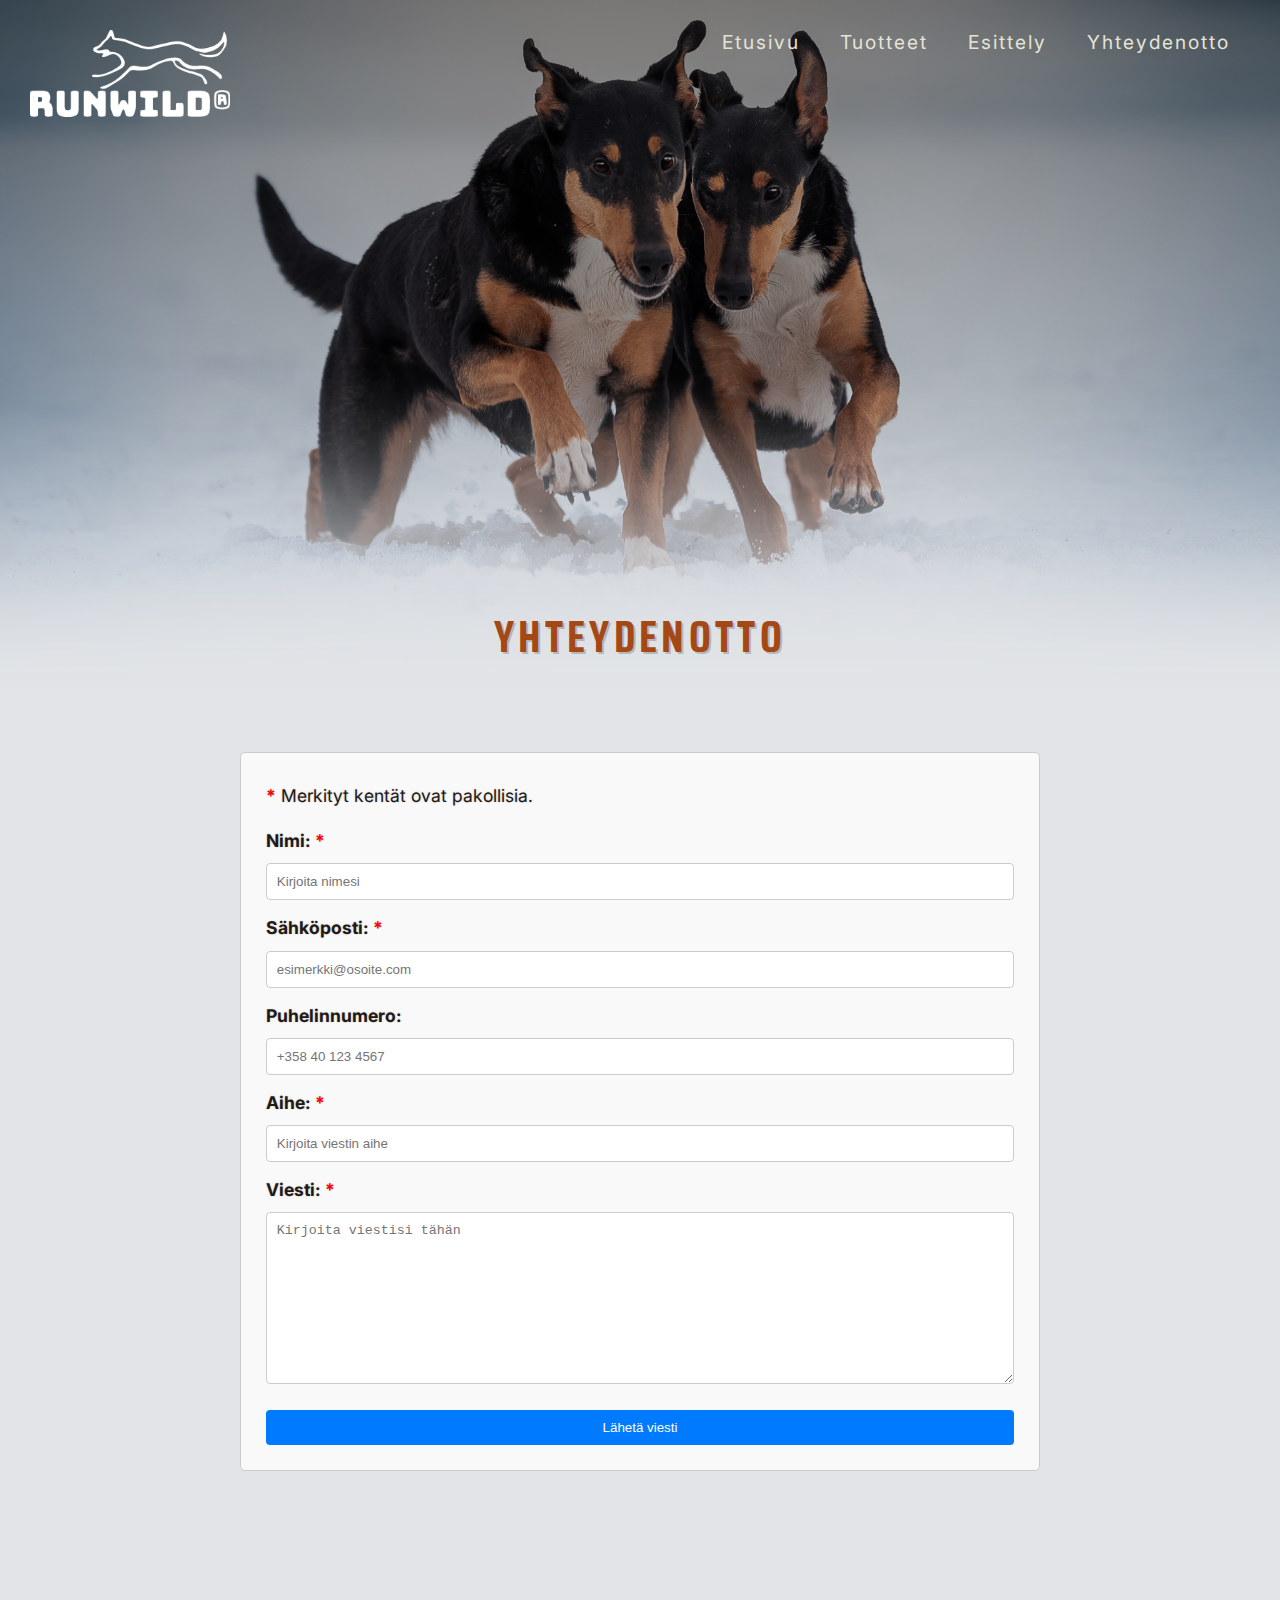
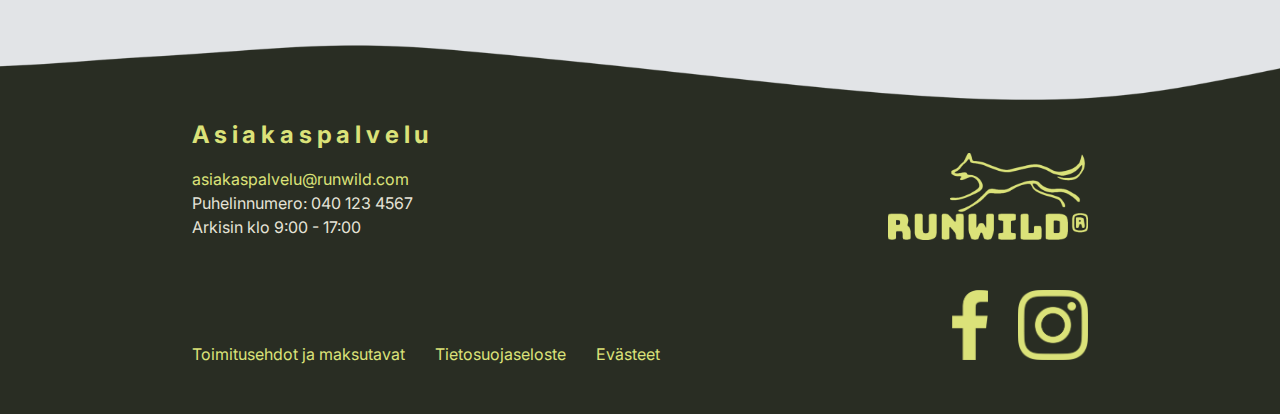
<file: yhteydenotto.html>
<!DOCTYPE html>
<html lang="fi">
<head>
    <meta charset="UTF-8">
    <meta name="viewport" content="width=device-width, initial-scale=1.0">
    <link rel="stylesheet" href="style-aino.css">
    <link rel="stylesheet" href="style-mobiili-aino.css">
    <title>RUNWILD - Täyttä vauhtia yhdessä</title>
    <link rel="stylesheet" href="https://cdnjs.cloudflare.com/ajax/libs/font-awesome/4.7.0/css/font-awesome.min.css">
</head>
<body>

<!-- HEADER SISÄLTÖ ALKAA -->
    <header>
        <div class="logo">
            <a href="index.html"><img src="img/logo-valkoinen.png" alt="Yrityksen logo"></a>
        </div>

        <!-- NAVIGAATTORI -->
        <nav>
            <button class="hamburger-menu" aria-label="Toggle menu">
                &#9776;
            </button>
            <ul>
                <li><a href="index.html">Etusivu</a></li>
                <li><a href="tuotteet.html">Tuotteet</a></li>
                <li><a href="esittely.html">Esittely</a></li>
                <li><a href="yhteydenotto.html">Yhteydenotto</a></li>
                <li class="hide"><a href="#"><img src="img/fb-vihreä.png" alt="Facebook-logo"></a></li>
                <li class="hide"><a href="#"><img src="img/ig-vihreä.png" alt="Instagram-logo"></a></li>
            </ul>
        </nav>
        
    </header>
<!-- HEADER LOPPUU -->


<!-- SISÄLTÖ ALKAA -->
    <section>
        <div class="content">
            <!-- SIVUN PÄÄOTSIKKO -->
            <h2>Yhteydenotto</h2>

<form id="contactForm">
    <p><span class="required">*</span> Merkityt kentät ovat pakollisia.</p>

    <label for="name">Nimi: <span class="required">*</span></label>
    <input type="text" id="name" name="name" placeholder="Kirjoita nimesi" required><br>

    <label for="email">Sähköposti: <span class="required">*</span></label>
    <input type="email" id="email" name="email" placeholder="esimerkki@osoite.com" required><br>

    <label for="phone">Puhelinnumero:</label>
    <input type="tel" id="phone" name="phone" placeholder="+358 40 123 4567"><br>

    <label for="subject">Aihe: <span class="required">*</span></label>
    <input type="text" id="subject" name="subject" placeholder="Kirjoita viestin aihe" required><br>

    <label for="message">Viesti: <span class="required">*</span></label>
    <textarea id="message" name="message" placeholder="Kirjoita viestisi tähän" required rows="10" required></textarea><br>

    <button type="button" onclick="showMessage()">Lähetä viesti</button>
</form>

<script>
function showMessage() {
    alert("Yhteydenottolomake on vielä kehitysasteella, eli valitettavasty viestiäsi ei lähetetty.");
}
</script>
<!-- sisältö -->

        </div>
    </section>
<!-- SISÄLTÖ LOPPUU -->


<!-- ALAPALKKI ALKAA -->
    <footer>
        <div class="yla"></div>

        <div class="bg">
            <div class="content1">
                <div class="asiakaspalvelu">
                    <h1>Asiakaspalvelu</h1>
                    <p><a href="mailto:asiakaspalvelu@runwild.com">asiakaspalvelu@runwild.com</a><br>
                        Puhelinnumero: 040 123 4567<br>
                        Arkisin klo 9:00 - 17:00</p>
                </div>
        
                <div class="logo">
                    <img src="img/logo-vihreä.png" alt="Logo">
                </div>

            </div>
            <div class="content2">
                <div class="linkit">
                    <ul>
                        <li class="link"><a href="toimitusehdot.html">Toimitusehdot ja maksutavat</a></li>
                        <li class="link"><a href="#">Tietosuojaseloste</a></li>
                        <li class="link"><a href="#">Evästeet</a></li>
                    </ul>
                </div>
        
                <div class="some-linkit">
                    <ul>
                        <li><a href="#"><img src="img/fb-vihreä.png" alt="Instagram-logo" class="some"></a></li>
                        <li><a href="#"><img src="img/ig-vihreä.png" alt="Instagram-logo" class="some"></a></li>
                    </ul>
                </div>
            </div>
        </div>
    </footer>
<!-- ALAPALKKI LOPPUU -->


<script>
const hamburgerMenu = document.querySelector('.hamburger-menu');
const navMenu = document.querySelector('nav ul');

hamburgerMenu.addEventListener('click', () => {
    navMenu.classList.toggle('show');
});
</script>
    
</body>
</html>
</file>
<file: style-aino.css>
@import url('https://fonts.googleapis.com/css2?family=Inter:opsz,wght@14..32,100..900&family=Saira+Condensed:wght@400;700&display=swap');

        * {
            margin:0;
            padding:0;
            box-sizing: border-box;
        }

        body {
            background-color: #e2e4e7;
            font-family: 'Inter', sans-serif;
            color:#221814;
        }

        header {
            background-image: linear-gradient(rgba(0,0,0,0.5), rgba(0,0,0,0)), url(img/header-img-mobiili2.jpg);
            background-position: center top;
            background-repeat: no-repeat;
            background-size: cover;
            height:700px;
            width:100%;
            display:flex;
            align-items:start;
            justify-content: space-between;
            z-index: 1;
        }

        .logo img {
            max-width:200px;
            width:100%;
            margin-top:30px;
            margin-left:30px;
            float:left;
        }

        nav {
            position:relative;
        }

          .hamburger-menu, .hide {
            display: none;
        }

        nav ul {
            list-style: none;
            margin:30px 30px 0px 0px;
            padding:0;
            display:flex;
        }

        nav ul li {
            display:block;
            margin: 0px 20px;
        }

        nav a {
            color:#e5e3d7;
            font-size:1.2rem;
            letter-spacing: 2px;
            text-decoration: none;
            transition-duration: 350ms;
        }

        nav a:hover {
            color:#dbe279;
            border-bottom:3px solid #dbe279;
            padding-bottom:10px;
            transition-duration: 350ms;
        }

        section {
            background-image:url(img/header-text-transition.png);
            background-repeat: repeat-x;
            margin-top:-340px;
            padding-top:240px;
            z-index: 2;
            min-height:500px;
        }

        .content {
            width:70%;
            margin:0 auto;
            font-size:1.1em;
            line-height:2em;
            text-shadow:0px 0px 2px rgba(0,0,0,0.2);
        }

        .content-full, .content-full-tuotteet {
            width:100%;
            background:#ccd1d8;
        }

        .content-full-tuotteet {
            margin:50px 0px 0px 0px;
        }

        
        h2 {
            color:#a44816;
            font-family:"Saira Condensed", sans-serif;
            text-transform: uppercase;
            font-size:2.7rem;
            text-align: center;
            letter-spacing: 0.1em;
            text-shadow: 2px 2px rgba(0,0,0,0.2);
            margin:0;
            padding-bottom:35px;
        }

        h3 {
            font-family:'Saira Condensed', sans-serif;
            text-transform: uppercase;
            font-size:2.3em;
            color:#2d3336;
            line-height:3rem;
            padding-top:30px;
        }

        .content-full h3,
        .content-full-tuotteet h3 {
            margin-top:-20px;
            padding-top:0px;
            position:absolute;
            padding-bottom:30px;
        }

        .teksti {
            width:70%;
            text-align: center;
            margin:0 auto;
            opacity:0.7;
            letter-spacing:0.05em;
            font-weight:500;
        }

        .teksti strong {
            color:#a44816;
            font-size:110%;
        }

        .etusivukuvakkeet {
            display:flex;
            max-width:100%;
            justify-content: center;
            gap:30px;
            margin-top:30px;
        }

        .pikkukuva {
            position:relative;
            display:inline-block;
            overflow: hidden;
        }

        .pikkukuva::after {
            content: '';
            position: absolute;
            bottom: 0;
            left: 0;
            width: 100%;
            height: 100px;
            background: linear-gradient(to top, rgba(0, 0, 0, 0.8), rgba(0, 0, 0, 0));
            pointer-events: none;
        }

        .pikkukuva-teksti {            
            font-family:"Saira Condensed", sans-serif;
            text-transform: uppercase;
            font-size:2rem;
            font-weight:800;
            text-align: center;
            letter-spacing: 0.1em;
            text-shadow: 2px 2px rgba(0,0,0,0.2);
            position: absolute;
            bottom: 0;
            width: 100%;
            padding-bottom:20px;
            z-index: 1;
            background: none;
        }

        .pikkukuva a {
            color:#e5e3d7;
            text-decoration: none;
        }

        .pikkukuva img {
            flex:1;
            max-width:100%;
            height:auto;
            object-fit:cover;
            display:block;
            width:100%;
            height:auto;
            transition-duration: 500ms;
        }
        
        .pikkukuva:hover img {
            transform:scale(1.3);
            transition-duration: 500ms;
        }


        /*ruutin lisäys esittelysivua varten*/

        .content-esittely {
            display: flex;
            align-items: center;
            justify-content: center;
            gap: 20px;
            margin: 0 auto;
            width:100%;
            background:#ccd1d8;
        }
        
        .content-img {
            width: 40%;
            max-width: 430px;
            min-width: 430px;
            height: auto;
            padding-left: 20px;
            padding-top: 20px;
            padding-bottom: 20px;
        }

        /*Ruutin lisäys loppuu*/

        footer a {
            color:#dbe279;
            text-decoration: none;
            transition: 0.5s;
        }

        footer a:hover {
            transition: 0.5s;
            color:#e5e3d7;
            text-decoration: underline;
        }

        footer .yla {
            content:"";
            margin-top:50px;
            background-image:url(img/footer.png);
            height:100px;
            background-position: center bottom;
            background-repeat: no-repeat;
            width:100%;
            background-size: cover;
        }

        footer .bg {
            background-color: #292d23;
            min-height:200px;
        }

        footer .content1, footer .content2 {
            color:#e5e3d7;
            width:70%;
            margin:auto;
            display: flex;
            justify-content: space-between;
            align-content: stretch;
        }

        footer .content1 {
            align-items: stretch;
            margin-bottom:50px;
            padding-top:20px;
        }

        footer .content2 {
            align-items: flex-end;
        }

        footer h1 {
            color:#dbe279;
            font-size:1.5em;
            text-shadow: none;
            letter-spacing: 0.2em;
            text-align: left;
            padding-bottom:20px;
        }

        footer img.logo {
            max-width:200px;
            width:100%;
        }

        footer .asiakaspalvelu, footer .logo {
            line-height:1.5em;
        }

        footer .linkit ul, footer .some-linkit ul {
            list-style: none;
            padding:0;
            display:flex;
            flex-direction: row;
            gap:30px;
            margin-bottom:50px;
        }

        footer .linkit a {
            text-decoration: none;
            transition-duration: 350ms;
        }

        footer img.some {
            height:70px;
            transition:0.7s;
        }

        footer img.some:hover {
            transition:0.7s;
            opacity:0.6;
        }


        .tuotekuvakkeet {
            display:flex;
            flex-wrap: wrap;
            max-width:100%;
            justify-content:baseline;
            position:inherit;
            gap:30px;
            padding:70px 0px;
            margin-bottom:50px;
            border-bottom:5px solid #b7bec7;
        }

        .tuotekuvakkeet:last-child {
            border-bottom:0px;
        }

        .tuotekuva {
            display:inline-block;
            overflow: hidden;
            flex:calc(100% / 4 - 30px); /* 3 kuvaa per rivi, miinustetaan gap */
        }        

        .tuotekuva img {
            transition-duration: 500ms;
            height:auto;
            max-height:100%;
            object-fit:cover;
            display:block;
            width:100%;
            border-radius:10px;
        }       

        .tuotekuva-teksti {            
            font-size:120%;
            text-align: left;
            line-height:2rem;
            width: 100%;
            padding-top:10px;
        }

        .tuotekuva strong {
            text-transform: uppercase;
            letter-spacing:0.3rem;
        }

        .tuotekuva .hinta {
            color:#a44816;
            font-weight:700;
            font-size:110%;
            line-height:3rem;
        }

        .tuotekuva .tuotenappi {
            clear:both;
            display:inline-block;
            border:0;
            border-radius:10px;
            padding:8px 17px;
            font-size:80%;
            text-transform: uppercase;
            letter-spacing: 0.1rem;
            font-weight:700;
            background-color: #2d3336;
            color:#e2e4e7;
            transition-duration:350ms;
        }

        .tuotekuva .tuotenappi:hover {
            transition-duration:350ms;
            background-color:#a44816
        }

        .tuotekuva a {
            color:#e5e3d7;
            text-decoration: none;
        }        
        
        .tuotekuva:hover img {
            opacity:0.7;
            transition-duration: 500ms;
        }


#contactForm {
    width: 80%;
    max-width: 800px;
    margin: 5% auto;
    padding: 2%;
    border: 1px solid #ccc;
    border-radius: 5px;
    background-color: #f9f9f9;
    text-align: left;
}

#contactForm label {
    font-weight: bold;
    display: block;
    margin-top: 10px;
}

#contactForm input,
#contactForm textarea {
    width: 100%;
    padding: 10px;
    margin-top: 5px;
    border: 1px solid #ccc;
    border-radius: 4px;
    box-sizing: border-box;
}

#contactForm button {
    display: block;
    width: 100%;
    margin-top: 15px;
    padding: 10px;
    background-color: #007bff;
    color: white;
    border: none;
    border-radius: 4px;
    cursor: pointer;
}

#contactForm button:hover {
    background-color: #0056b3;
}

.required {
    color: red;
    font-weight: bold;
}
</file>
<file: style-mobiili-aino.css>
@media only screen and (max-width:1400px) {
  .content {
    width: 100%;
    padding: 20px;
  }

  .content-full h3 {
    margin-top: -35px;
  }
}


/*ruutin lisäys esittelysivua varten*/

@media (max-width: 800px) {
  .content-esittely {
    flex-direction: column;
    align-items: center;
    text-align: center;
  }

  .content-img {
    width: 80%;
    max-width: 300px;
  }

  /*Ruutin lisäys loppuu*/



  @media only screen and (max-width:1000px) {

    .etusivukuvakkeet {
      gap: 10px;
    }

    .content-full h3 {
      text-align: center;
    }

  }

  @media only screen and (max-width: 850px) {
    header {
      background-image: linear-gradient(rgba(0, 0, 0, 0.5), rgba(0, 0, 0, 0)), url(img/header-img-mobiili2.jpg);
      background-position: center top;
      background-repeat: no-repeat;
      background-size: cover;
      width: 100%;
      display: flex;
      align-items: baseline;
      justify-content: space-between;
      z-index: 1;
    }

    nav ul {
      display: none;
      position: fixed;
      top: 0;
      left: 0;
      width: 100%;
      height: 100%;
      background-color: rgba(0, 0, 0, 0.9);
      flex-direction: column;
      justify-content: center;
      align-items: center;
      gap: 20px;
      z-index: 5;
      margin: 0;
      padding: 0;
    }

    nav ul.show {
      display: flex;
    }

    nav ul li {
      margin: 0;
      padding: 20px;
    }

    .hamburger-menu {
      position: fixed;
      top: 10px;
      right: 10px;
      z-index: 10;
      font-size: 3rem;
      background: none;
      border: none;
      color: #e5e3d7;
    }

    .hide {
      display: block;
    }

    .hide img {
      height: 50px;
    }

    footer .content1,
    footer .content2 {
      width: 100%;
      padding: 20px;
      flex-direction: column-reverse;
      text-align: center;
      align-items: center;
    }

    footer h1 {
      text-align: center;
      padding-bottom: 5px;
    }

    footer .logo {
      align-items: end;
      justify-content: center;
      padding-bottom: 40px;
    }

    footer .content1 {
      margin-bottom: 10px;
    }

    .content,
    .teksti {
      width: 100%;
      padding: 20px;
    }

    .tuotekuvakkeet {
      justify-content: center;
    }

    .tuotekuva {
      flex: calc(100% / 2 - 30px);
      /* 3 kuvaa per rivi, miinustetaan gap */
    }
  }


  @media (max-width: 850px) {
    nav ul {
      display: none;
      position: fixed;
      top: 0;
      left: 0;
      width: 100%;
      height: 100%;
      background-color: rgba(0, 0, 0, 0.9);
      flex-direction: column;
      justify-content: center;
      align-items: center;
      gap: 20px;
    }

    nav ul.show {
      display: flex;
    }

    .hamburger-menu {
      display: block;
    }
  }


  @media only screen and (max-width: 800px) {
    .etusivukuvakkeet {
      flex-direction: column;
    }

    .pikkukuva {
      max-height: 350px;

    }
  }


  @media only screen and (max-width: 550px) {
    footer .linkit ul {
      flex-direction: column;
    }

    .tuotekuva {
      flex: calc(100% / 1 - 30px);
      /* 3 kuvaa per rivi, miinustetaan gap */
    }

  }

  #contactForm {
    width: 80%;
    max-width: 800px;
    margin: 5% auto;
    padding: 2%;
    border: 1px solid #ccc;
    border-radius: 5px;
    background-color: #f9f9f9;
    text-align: left;
  }

  #contactForm label {
    font-weight: bold;
    display: block;
    margin-top: 10px;
  }

  #contactForm input,
  #contactForm textarea {
    width: 100%;
    padding: 10px;
    margin-top: 5px;
    border: 1px solid #ccc;
    border-radius: 4px;
    box-sizing: border-box;
  }

  #contactForm button {
    display: block;
    width: 100%;
    margin-top: 15px;
    padding: 10px;
    background-color: #007bff;
    color: white;
    border: none;
    border-radius: 4px;
    cursor: pointer;
  }

  #contactForm button:hover {
    background-color: #0056b3;
  }

  .required {
    color: red;
    font-weight: bold;
  }
</file>
<file: kemppi_tyyli.css>
header {
    position: sticky;
    top: 0;
    background-color: #292d23;
    z-index: 1000;
    padding: 10px 20px;
    display: flex;
}

main {
    margin-top: 30px; /* Avoid overlap with sticky header */
}

.bg-light {
    background-color: #292d23 !important; /* Overrides the default light background */
}

nav a {
    color: #dbe279;
    font-size: 1.2rem;
    letter-spacing: 2px;
    text-decoration: none;
    transition-duration: 350ms;
}

footer a {
    color: #dbe279;
    text-decoration: none;
    transition: 0.5s;
}

footer a:hover {
    color: #e5e3d7;
    text-decoration: underline;
}

footer .yla {
    content: "";
    margin-top: 0px;
    background-image: url(img_kemppi/footer.png);
    height: 100px;
    background-position: center bottom;
    background-repeat: no-repeat;
    width: 100%;
    background-size: cover;
}

footer .bg {
    background-color: #292d23;
    min-height: auto;
}

footer .content1, 
footer .content2 {
    color: #e5e3d7;
    margin-bottom: 0px;
}

footer h1 {
    color: #dbe279;
    font-size: 1.5em;
    text-shadow: none;
    letter-spacing: 0.2em;
    margin-bottom: 20px;
}

footer img.some {
    height: 70px;
    transition: 0.7s;
}

footer img.some:hover {
    opacity: 0.6;
}

.some-linkit ul {
    gap: 25px; /* Adds space between FB and IG logos */
}

.fit-to-screen {
    width: 100%; /* Makes the image span the full width of its container */
    height: auto; /* Maintains the aspect ratio */
    display: block; /* Ensures proper spacing */
}

.navbar-light .nav-link {
    color: #dbe279 !important; /* Set font color */
}

.navbar-light .nav-link:hover,
.navbar-light .nav-link:focus {
    color: #e5e3d7 !important; /* Optional hover color */
}

.content {
    width:70%;
    margin:0 auto;
    font-size:1.2em;
    line-height:2em;
    text-shadow:0px 0px 2px rgba(0,0,0,0.2)
}

h2 {
    color:#a44816;
    font-family:"Saira Condensed", sans-serif;
    text-transform: uppercase;
    font-size:2.7rem;
    text-align: center;
    letter-spacing: 0.1em;
    text-shadow: 2px 2px rgba(0,0,0,0.2);
    margin:0;
    padding:0;
}

.teksti {
    width: 70%;
    text-align: center;
    margin: 0 auto;
    padding-top: 20px;
    opacity: 0.7;
    letter-spacing: 0.05em;
    font-weight: 500;
}

.navbar-toggler {
    border-color: #dbe279; /* Match the border color to the text color */
    background-color: transparent; /* Transparent background */
}

.navbar-toggler-icon {
    background-image: url("data:image/svg+xml,%3Csvg xmlns='http://www.w3.org/2000/svg' viewBox='0 0 30 30'%3E%3Cpath stroke='%23dbe279' stroke-width='2' d='M4 7h22M4 15h22M4 23h22'/%3E%3C/svg%3E");
}

.etusivukuvakkeet {
    display: flex;
    max-width: 100%;
    justify-content: center;
    gap: 30px;
    margin-top: 30px;
}

.pikkukuva {
    position: relative;
    display: inline-block;
    overflow: hidden;
}

.pikkukuva::after {
    content: '';
    position: absolute;
    bottom: 0;
    left: 0;
    width: 100%;
    height: 100px; /* Gradient height */
    background: linear-gradient(to top, rgba(0, 0, 0, 0.8), rgba(0, 0, 0, 0)); /* Black to transparent */
    pointer-events: none; /* Prevent gradient from affecting user clicks */
}

.pikkukuva-teksti {            
    font-family: "Saira Condensed", sans-serif;
    text-transform: uppercase;
    font-size: calc(1vw + 0.5vh); /* Dynamically scale text size based on viewport */
    font-weight: 800;
    text-align: center;
    letter-spacing: 0.1em;
    text-shadow: 2px 2px rgba(0, 0, 0, 0.2);
    position: absolute;
    bottom: 0; /* Position text at the bottom */
    width: 100%;
    padding-bottom: 2%; /* Use percentage for consistent scaling */
    z-index: 1; /* Ensure text is above the gradient */
    background: none; /* Transparent background */
}

.pikkukuva a {
    color: #e5e3d7;
    text-decoration: none;
}

.pikkukuva img {
    flex: 1;
    max-width: 100%;
    height: auto;
    object-fit: cover;
    display: block;
    width: 100%;
    height: auto;
}
</file>
